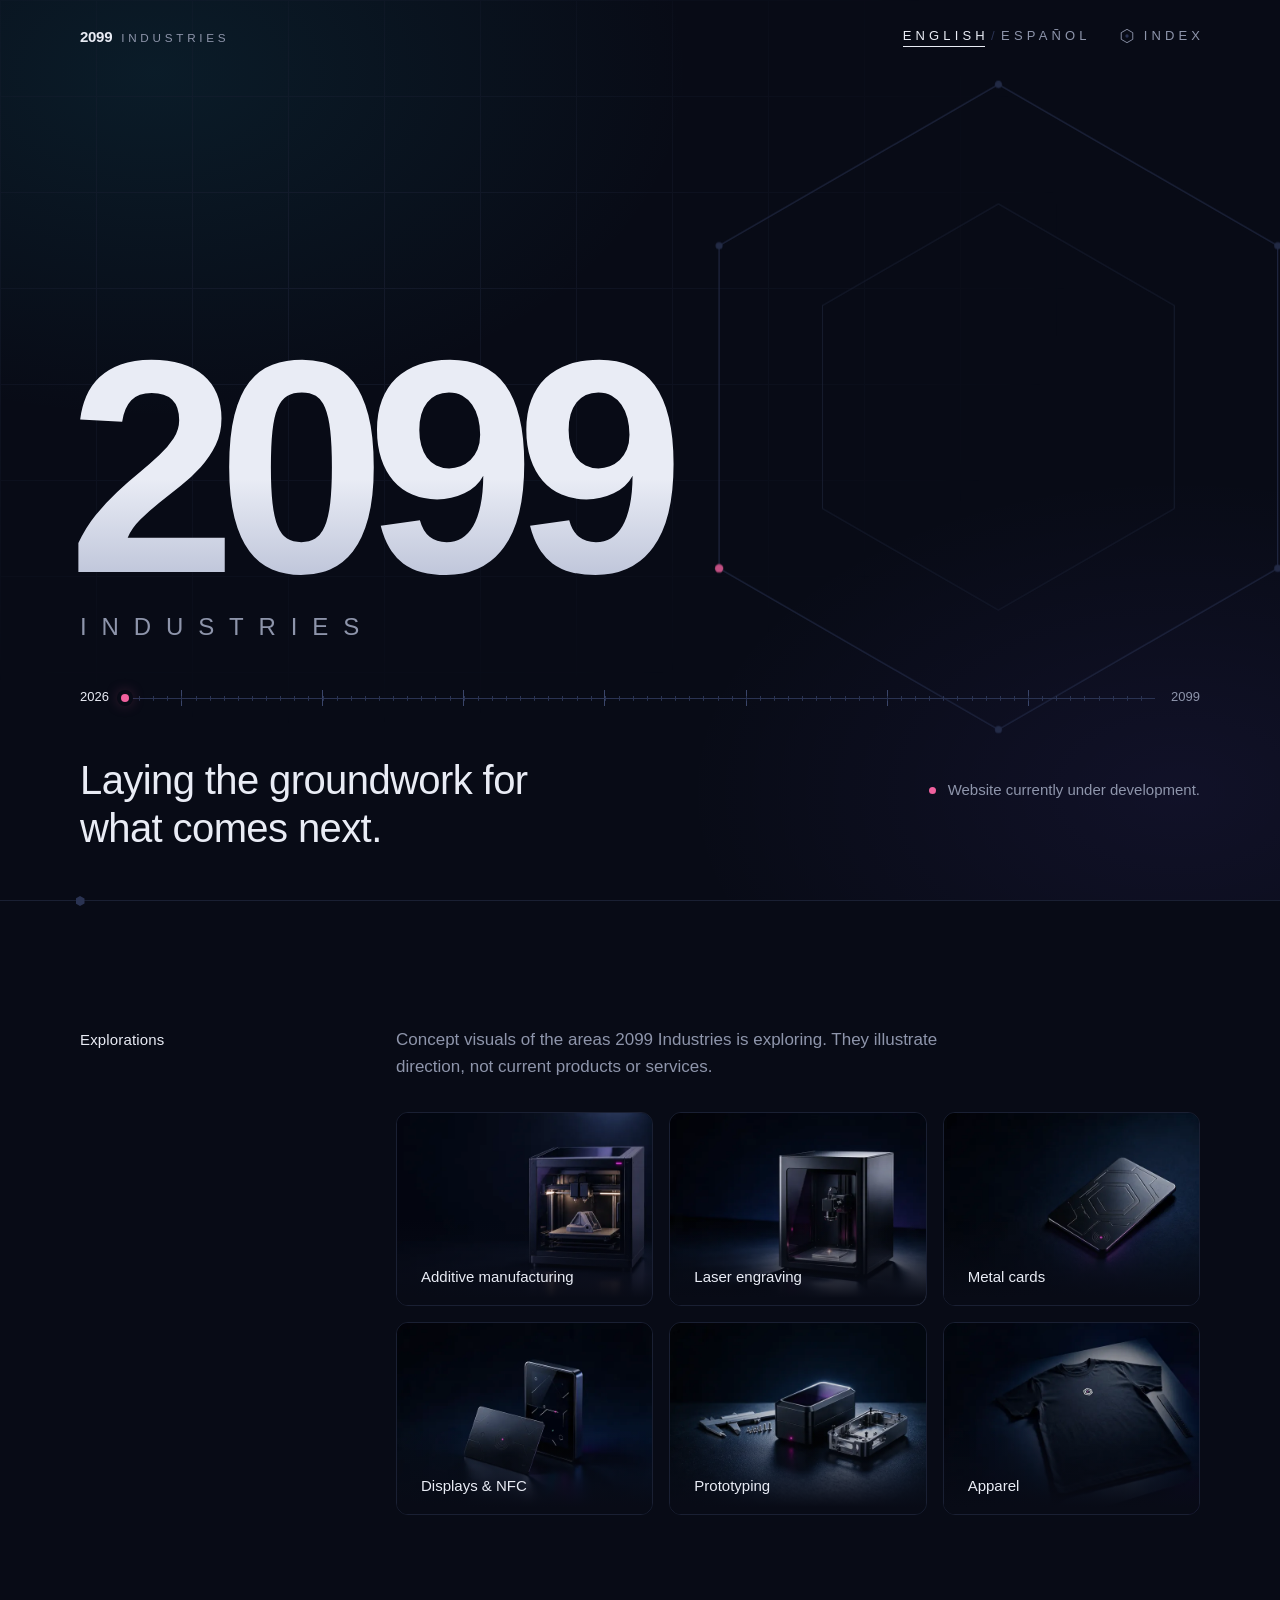
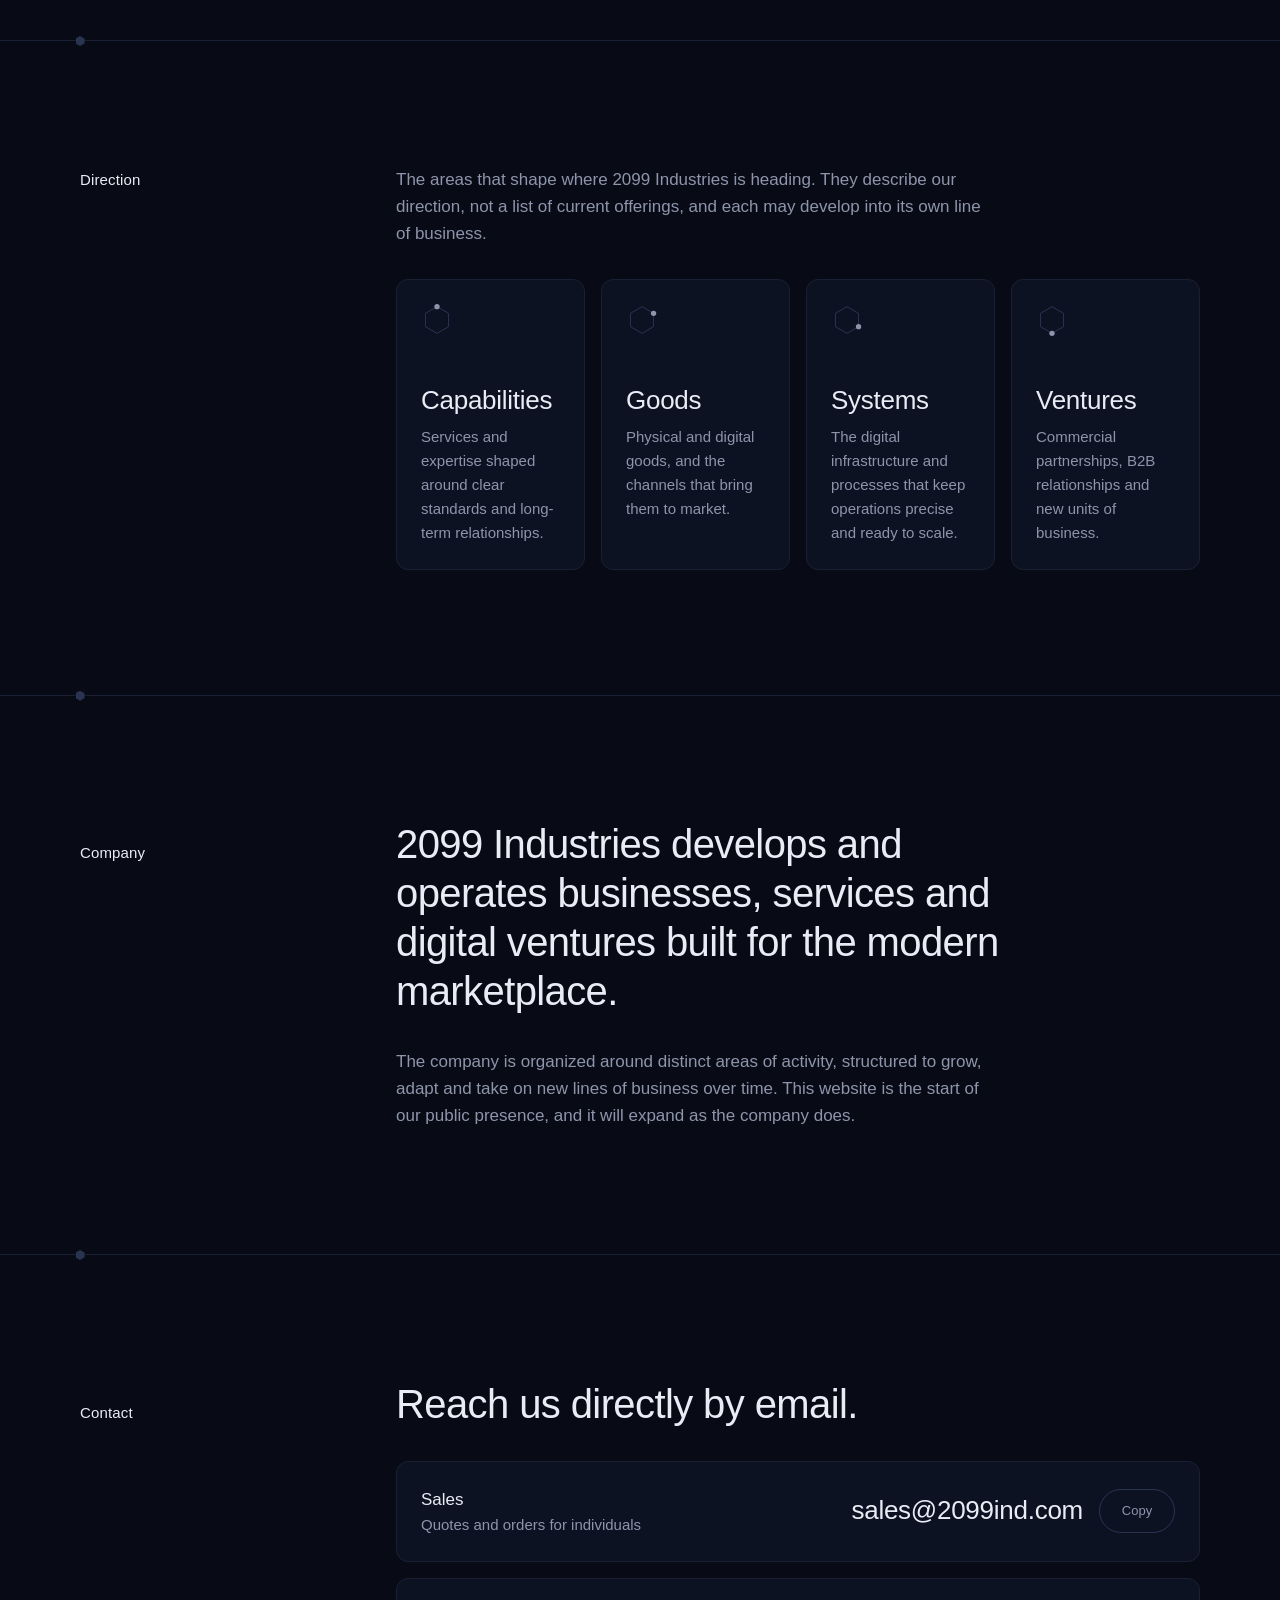
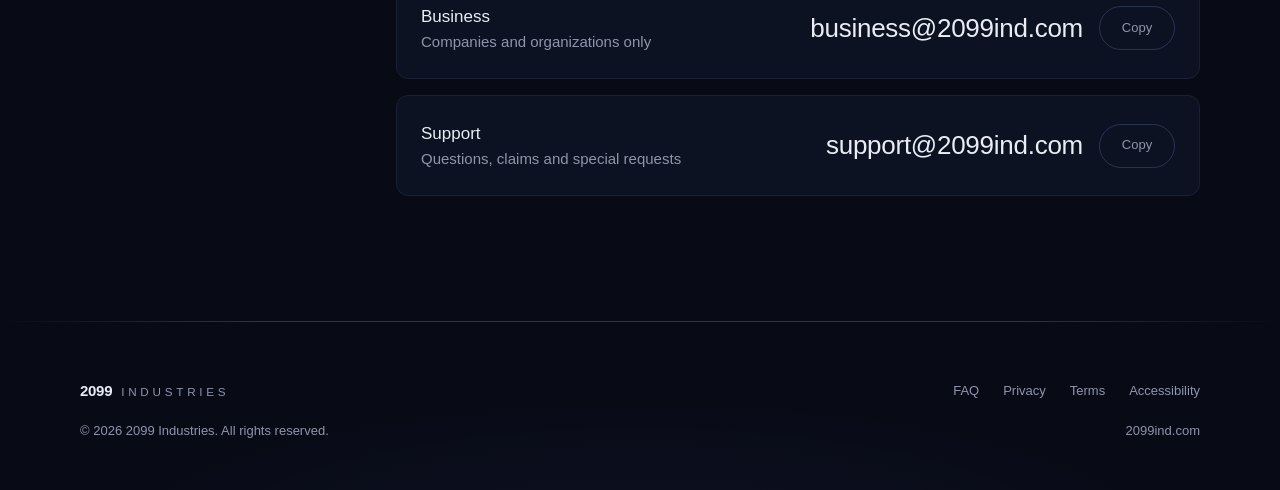
<file: index.html>
<!doctype html>
<html lang="en">
<head>
  <meta charset="utf-8">
  <meta name="viewport" content="width=device-width, initial-scale=1, viewport-fit=cover">

  <title data-i18n="home.title">2099 Industries — Laying the groundwork for what comes next</title>
  <meta name="description" content="2099 Industries develops and operates businesses, services and digital ventures for the modern marketplace. Our website is currently under development." data-i18n-attr="content:home.desc">
  <link rel="canonical" href="https://2099ind.com/">
  <meta name="theme-color" content="#080b16">
  <meta name="color-scheme" content="dark">

  <!-- Open Graph -->
  <meta property="og:type" content="website">
  <meta property="og:site_name" content="2099 Industries">
  <meta property="og:url" content="https://2099ind.com/">
  <meta property="og:title" content="2099 Industries">
  <meta property="og:description" content="Laying the groundwork for what comes next. Businesses, services and digital ventures for the modern marketplace.">
  <meta property="og:locale" content="en_US">

  <!-- Twitter / X (text-only card until an official image exists) -->
  <meta name="twitter:card" content="summary">
  <meta name="twitter:title" content="2099 Industries">
  <meta name="twitter:description" content="Laying the groundwork for what comes next.">

  <link rel="icon" href="favicon.svg" type="image/svg+xml">
  <link rel="stylesheet" href="styles.css">

  <!-- Flags JS as available before first paint, so reveal styles never flash. -->
  <script>
    document.documentElement.classList.add('js');
    // Fail-safe: if script.js never runs, show the sections that wait for it.
    window.addEventListener('load', () => {
      if (!window.__revealReady) document.documentElement.classList.remove('js');
    });
  </script>
  <script src="i18n.js" defer></script>
  <script src="script.js" defer></script>

  <script type="application/ld+json">
  {
    "@context": "https://schema.org",
    "@type": "Organization",
    "name": "2099 Industries",
    "url": "https://2099ind.com/",
    "email": "sales@2099ind.com",
    "contactPoint": [
      { "@type": "ContactPoint", "contactType": "sales", "email": "sales@2099ind.com" },
      { "@type": "ContactPoint", "contactType": "business inquiries", "email": "business@2099ind.com" },
      { "@type": "ContactPoint", "contactType": "customer support", "email": "support@2099ind.com" }
    ]
  }
  </script>
</head>

<body>
  <a class="skip-link" href="#main" data-i18n="ui.skip">Skip to content</a>

  <!-- ============ Header ============ -->
  <header class="site-header">
    <div class="container site-header__inner">
      <!-- Temporary typographic wordmark. Replace the inner text with the official logo when available. -->
      <a class="wordmark" href="#top" aria-label="2099 Industries, back to top" data-i18n-attr="aria-label:ui.wordmark-top">
        <span class="wordmark__year">2099</span>
        <span class="wordmark__name">Industries</span>
      </a>

      <!-- Language switch: shown by i18n.js. Without JavaScript the site stays in English. -->
      <div class="lang-switch lang-switch--header lang-switch--with-index" role="group" aria-label="Language" data-i18n-attr="aria-label:ui.language" hidden>
          <button class="lang-switch__btn" type="button" data-lang="en" lang="en" aria-label="English" aria-pressed="true"><span class="lang-switch__long">English</span><span class="lang-switch__short">EN</span></button>
          <span class="lang-switch__sep" aria-hidden="true">/</span>
          <button class="lang-switch__btn" type="button" data-lang="es" lang="es" aria-label="Español" aria-pressed="false"><span class="lang-switch__long">Español</span><span class="lang-switch__short">ES</span></button>
      </div>

      <nav class="site-nav" aria-label="Primary" data-i18n-attr="aria-label:ui.primary">
        <!-- INDEX uses the native Popover API: Enter/Space opens, Esc or an outside click closes,
             and focus returns to this button. No JavaScript is needed for open/close. -->
        <button class="index-toggle" type="button" popovertarget="index-panel">
          <svg class="index-toggle__mark" viewBox="0 0 24 24" aria-hidden="true" focusable="false"><polygon points="12,2 20.66,7 20.66,17 12,22 3.34,17 3.34,7"/><circle cx="12" cy="12" r="2.5"/></svg>
          <span class="index-toggle__label">Index</span>
        </button>

        <div class="index-panel" id="index-panel" popover>
          <!--
            Store, Catalog and Offers are reserved entries: plain text, not links, until their pages exist.
            To activate one, replace its <div class="index-item index-item--reserved"> with
            <a class="index-item" href="store/"> and remove the status span.
          -->
          <ol class="index-list" role="list">
            <li>
              <div class="index-item index-item--reserved">
                <span class="index-item__num" aria-hidden="true">01</span>
                <span class="index-item__name">Store</span>
                <span class="index-item__status" data-i18n="ui.in-dev">In development</span>
              </div>
            </li>
            <li>
              <div class="index-item index-item--reserved">
                <span class="index-item__num" aria-hidden="true">02</span>
                <span class="index-item__name">Catalog</span>
                <span class="index-item__status" data-i18n="ui.in-dev">In development</span>
              </div>
            </li>
            <li>
              <div class="index-item index-item--reserved">
                <span class="index-item__num" aria-hidden="true">03</span>
                <span class="index-item__name">Offers</span>
                <span class="index-item__status" data-i18n="ui.in-dev">In development</span>
              </div>
            </li>
            <li>
              <a class="index-item" href="#company">
                <span class="index-item__num" aria-hidden="true">04</span>
                <span class="index-item__name">Company</span>
              </a>
            </li>
            <li>
              <a class="index-item" href="#contact">
                <span class="index-item__num" aria-hidden="true">05</span>
                <span class="index-item__name">Contact</span>
              </a>
            </li>
            <li>
              <a class="index-item" href="faq.html">
                <span class="index-item__num" aria-hidden="true">06</span>
                <span class="index-item__name">FAQ</span>
              </a>
            </li>
          </ol>

          <!-- Narrow phones only: the header has no room for the switch, so it lives here. -->
          <div class="lang-switch lang-switch--panel" role="group" aria-label="Language" data-i18n-attr="aria-label:ui.language" hidden>
          <button class="lang-switch__btn" type="button" data-lang="en" lang="en" aria-label="English" aria-pressed="true"><span class="lang-switch__long">English</span><span class="lang-switch__short">EN</span></button>
          <span class="lang-switch__sep" aria-hidden="true">/</span>
          <button class="lang-switch__btn" type="button" data-lang="es" lang="es" aria-label="Español" aria-pressed="false"><span class="lang-switch__long">Español</span><span class="lang-switch__short">ES</span></button>
          </div>
        </div>
      </nav>
    </div>
  </header>

  <main id="main" tabindex="-1">

    <!-- ============ Hero ============ -->
    <section class="hero" id="top" aria-labelledby="hero-title">
      <!-- Decorative geometry: two concentric hexagons with vertex nodes. Hidden from assistive tech. -->
      <svg class="hero__geometry" viewBox="0 0 600 600" aria-hidden="true" focusable="false">
        <polygon class="geo-line" points="300,30 533.8,165 533.8,435 300,570 66.2,435 66.2,165"/>
        <polygon class="geo-line geo-line--inner" points="300,130 447.2,215 447.2,385 300,470 152.8,385 152.8,215"/>
        <!-- Outline ripple played by script.js on pointer entry or tap; invisible at rest. -->
        <polygon class="geo-ripple" points="300,30 533.8,165 533.8,435 300,570 66.2,435 66.2,165"/>
        <g class="geo-nodes">
          <circle cx="300" cy="30" r="3"/>
          <circle cx="533.8" cy="165" r="3"/>
          <circle cx="533.8" cy="435" r="3"/>
          <circle cx="300" cy="570" r="3"/>
          <circle cx="66.2" cy="165" r="3"/>
          <circle class="geo-node--lit" cx="66.2" cy="435" r="3.5"/>
        </g>
      </svg>

      <div class="container hero__inner">

        <h1 class="hero__title" id="hero-title">
          <span class="hero__year intro" style="--delay: 0ms">2099</span>
          <span class="hero__name intro" style="--delay: 120ms">Industries</span>
        </h1>

        <!-- Signature element: a ruler from today to the year in the name. Decorative. -->
        <div class="horizon intro" style="--delay: 320ms" aria-hidden="true">
          <span class="horizon__label horizon__label--start">2026</span>
          <span class="horizon__track">
            <span class="horizon__rule"></span>
            <span class="horizon__marker"></span>
          </span>
          <span class="horizon__label horizon__label--end">2099</span>
        </div>

        <div class="hero__footer">
          <p class="hero__lead intro" style="--delay: 480ms" data-i18n="home.lead">Laying the groundwork for what comes next.</p>

          <p class="status intro" style="--delay: 620ms">
            <span class="status__dot" aria-hidden="true"></span>
            <span data-i18n="home.status">Website currently under development.</span>
          </p>
        </div>

      </div>
    </section>

    <!-- ============ Explorations ============ -->
    <!-- Concept visuals, not products. To add one: export 640 and 960 px WebP (4:3) to the
         site root following the 2099_{cat}_{family}_{subject}_4x3_{width} name, then copy one <li>. -->
    <section class="section" id="explorations" aria-labelledby="explorations-title">
      <div class="container section__grid" data-reveal>
        <h2 class="section__title" id="explorations-title">Explorations</h2>

        <div class="section__body">
          <p class="prose" data-i18n="home.expl">
            Concept visuals of the areas 2099 Industries is exploring. They illustrate direction, not current products or services.
          </p>

          <ul class="explorations" role="list">
            <li class="exploration">
              <figure>
                <img src="2099_p3d_a_desktop-printer_4x3_640.webp"
                     srcset="2099_p3d_a_desktop-printer_4x3_640.webp 640w, 2099_p3d_a_desktop-printer_4x3_960.webp 960w"
                     sizes="(min-width: 64rem) 300px, (min-width: 40rem) 45vw, 78vw"
                     width="960" height="720" loading="lazy" decoding="async"
                     alt="Concept visual: an enclosed desktop 3D printer producing a geometric part." data-i18n-attr="alt:alt.p3d">
                <figcaption>Additive manufacturing</figcaption>
              </figure>
            </li>
            <li class="exploration">
              <figure>
                <img src="2099_lsr_a_fiber-laser_4x3_640.webp"
                     srcset="2099_lsr_a_fiber-laser_4x3_640.webp 640w, 2099_lsr_a_fiber-laser_4x3_960.webp 960w"
                     sizes="(min-width: 64rem) 300px, (min-width: 40rem) 45vw, 78vw"
                     width="960" height="720" loading="lazy" decoding="async"
                     alt="Concept visual: a fiber laser marking a steel plate inside an enclosed machine." data-i18n-attr="alt:alt.lsr">
                <figcaption>Laser engraving</figcaption>
              </figure>
            </li>
            <li class="exploration">
              <figure>
                <img src="2099_crd_a_metal-card_4x3_640.webp"
                     srcset="2099_crd_a_metal-card_4x3_640.webp 640w, 2099_crd_a_metal-card_4x3_960.webp 960w"
                     sizes="(min-width: 64rem) 300px, (min-width: 40rem) 45vw, 78vw"
                     width="960" height="720" loading="lazy" decoding="async"
                     alt="Concept visual: a black metal card with an engraved hexagonal pattern and an NFC mark." data-i18n-attr="alt:alt.crd">
                <figcaption>Metal cards</figcaption>
              </figure>
            </li>
            <li class="exploration">
              <figure>
                <img src="2099_dsp_a_card-display_4x3_640.webp"
                     srcset="2099_dsp_a_card-display_4x3_640.webp 640w, 2099_dsp_a_card-display_4x3_960.webp 960w"
                     sizes="(min-width: 64rem) 300px, (min-width: 40rem) 45vw, 78vw"
                     width="960" height="720" loading="lazy" decoding="async"
                     alt="Concept visual: a metal NFC card beside a small display showing geometric lines." data-i18n-attr="alt:alt.dsp">
                <figcaption>Displays &amp; NFC</figcaption>
              </figure>
            </li>
            <li class="exploration">
              <figure>
                <img src="2099_fut_a_prototype_4x3_640.webp"
                     srcset="2099_fut_a_prototype_4x3_640.webp 640w, 2099_fut_a_prototype_4x3_960.webp 960w"
                     sizes="(min-width: 64rem) 300px, (min-width: 40rem) 45vw, 78vw"
                     width="960" height="720" loading="lazy" decoding="async"
                     alt="Concept visual: a machined device prototype beside its open aluminum enclosure, a caliper and screws." data-i18n-attr="alt:alt.fut">
                <figcaption>Prototyping</figcaption>
              </figure>
            </li>
            <li class="exploration">
              <figure>
                <img src="2099_txt_a_black-shirt_4x3_640.webp"
                     srcset="2099_txt_a_black-shirt_4x3_640.webp 640w, 2099_txt_a_black-shirt_4x3_960.webp 960w"
                     sizes="(min-width: 64rem) 300px, (min-width: 40rem) 45vw, 78vw"
                     width="960" height="720" loading="lazy" decoding="async"
                     alt="Concept visual: a black t-shirt with a small hexagonal mark, laid flat beside a ruler." data-i18n-attr="alt:alt.txt">
                <figcaption>Apparel</figcaption>
              </figure>
            </li>
          </ul>
        </div>
      </div>
    </section>

    <!-- ============ Direction / areas of focus ============ -->
    <section class="section" id="direction" aria-labelledby="direction-title">
      <div class="container section__grid" data-reveal>
        <h2 class="section__title" id="direction-title">Direction</h2>

        <div class="section__body">
          <p class="prose" data-i18n="home.dir">
            The areas that shape where 2099 Industries is heading. They describe our direction, not a list of current offerings, and each may develop into its own line of business.
          </p>

          <!-- To add an area: copy one <li> block. Adjust the column count in styles.css (§7) if needed. -->
          <ul class="areas" role="list">
            <li class="area">
              <svg class="area__mark" viewBox="0 0 24 24" aria-hidden="true" focusable="false"><polygon points="12,2 20.66,7 20.66,17 12,22 3.34,17 3.34,7"/><circle cx="12" cy="2" r="2"/></svg>
              <h3 class="area__title">Capabilities</h3>
              <p class="area__text" data-i18n="area.cap">Services and expertise shaped around clear standards and long-term relationships.</p>
            </li>
            <li class="area">
              <svg class="area__mark" viewBox="0 0 24 24" aria-hidden="true" focusable="false"><polygon points="12,2 20.66,7 20.66,17 12,22 3.34,17 3.34,7"/><circle cx="20.66" cy="7" r="2"/></svg>
              <h3 class="area__title">Goods</h3>
              <p class="area__text" data-i18n="area.goods">Physical and digital goods, and the channels that bring them to market.</p>
            </li>
            <li class="area">
              <svg class="area__mark" viewBox="0 0 24 24" aria-hidden="true" focusable="false"><polygon points="12,2 20.66,7 20.66,17 12,22 3.34,17 3.34,7"/><circle cx="20.66" cy="17" r="2"/></svg>
              <h3 class="area__title">Systems</h3>
              <p class="area__text" data-i18n="area.sys">The digital infrastructure and processes that keep operations precise and ready to scale.</p>
            </li>
            <li class="area">
              <svg class="area__mark" viewBox="0 0 24 24" aria-hidden="true" focusable="false"><polygon points="12,2 20.66,7 20.66,17 12,22 3.34,17 3.34,7"/><circle cx="12" cy="22" r="2"/></svg>
              <h3 class="area__title">Ventures</h3>
              <p class="area__text" data-i18n="area.vent">Commercial partnerships, B2B relationships and new units of business.</p>
            </li>
          </ul>
        </div>
      </div>
    </section>

    <!-- ============ Company ============ -->
    <section class="section" id="company" aria-labelledby="company-title">
      <div class="container section__grid" data-reveal>
        <h2 class="section__title" id="company-title">Company</h2>

        <div class="section__body">
          <p class="statement" data-i18n="home.co1">
            2099 Industries develops and operates businesses, services and digital ventures built for the modern marketplace.
          </p>
          <p class="prose" data-i18n="home.co2">
            The company is organized around distinct areas of activity, structured to grow, adapt and take on new lines of business over time. This website is the start of our public presence, and it will expand as the company does.
          </p>
        </div>
      </div>
    </section>

    <!-- ============ Contact ============ -->
    <section class="section section--contact" id="contact" aria-labelledby="contact-title">
      <div class="container section__grid" data-reveal>
        <h2 class="section__title" id="contact-title">Contact</h2>

        <div class="section__body">
          <p class="statement" data-i18n="home.contact">Reach us directly by email.</p>

          <!--
            To add an address (e.g. support@ or orders@), copy one <li> block
            and update the label, description, href, link text, data-copy and aria-label.
          -->
          <ul class="contacts" role="list">
            <li class="contact">
              <div class="contact__meta">
                <h3 class="contact__label">Sales</h3>
                <p class="contact__text" data-i18n="ct.sales">Quotes and orders for individuals</p>
              </div>
              <div class="contact__actions">
                <a class="contact__email" href="mailto:sales@2099ind.com">sales@2099ind.com</a>
                <button class="copy-btn" type="button" data-copy="sales@2099ind.com" aria-label="Copy sales email address" hidden data-i18n="ui.copy" data-i18n-attr="aria-label:ct.copy-sales">Copy</button>
              </div>
            </li>
            <li class="contact">
              <div class="contact__meta">
                <h3 class="contact__label">Business</h3>
                <p class="contact__text" data-i18n="ct.business">Companies and organizations only</p>
              </div>
              <div class="contact__actions">
                <a class="contact__email" href="mailto:business@2099ind.com">business@2099ind.com</a>
                <button class="copy-btn" type="button" data-copy="business@2099ind.com" aria-label="Copy business email address" hidden data-i18n="ui.copy" data-i18n-attr="aria-label:ct.copy-business">Copy</button>
              </div>
            </li>
            <li class="contact">
              <div class="contact__meta">
                <h3 class="contact__label">Support</h3>
                <p class="contact__text" data-i18n="ct.support">Questions, claims and special requests</p>
              </div>
              <div class="contact__actions">
                <a class="contact__email" href="mailto:support@2099ind.com">support@2099ind.com</a>
                <button class="copy-btn" type="button" data-copy="support@2099ind.com" aria-label="Copy support email address" hidden data-i18n="ui.copy" data-i18n-attr="aria-label:ct.copy-support">Copy</button>
              </div>
            </li>
          </ul>

          <!-- Screen-reader announcement for copy actions -->
          <p class="visually-hidden" role="status" aria-live="polite" data-copy-status></p>
        </div>
      </div>
    </section>

    <!-- Back to top: shown by script.js only after the hero has left the screen.
         Sticky inside <main>, so it never overlaps the footer. -->
    <div class="to-top-rail">
      <a class="to-top" href="#top" aria-label="Back to top" data-to-top hidden data-i18n-attr="aria-label:ui.back-top"><span aria-hidden="true">↑</span> Top</a>
    </div>

  </main>

  <!-- ============ Footer ============ -->
  <footer class="site-footer">
    <div class="container site-footer__inner">
      <p class="wordmark wordmark--footer">
        <span class="wordmark__year">2099</span>
        <span class="wordmark__name">Industries</span>
      </p>
      <nav aria-label="Information" data-i18n-attr="aria-label:ui.footer-nav">
        <ul class="site-footer__links" role="list">
          <li><a href="faq.html">FAQ</a></li>
          <li><a href="privacy.html" data-i18n="foot.privacy">Privacy</a></li>
          <li><a href="terms.html" data-i18n="foot.terms">Terms</a></li>
          <li><a href="accessibility.html" data-i18n="foot.access">Accessibility</a></li>
        </ul>
      </nav>
      <p class="site-footer__legal" data-i18n="foot.legal">© 2026 2099 Industries. All rights reserved.</p>
      <p class="site-footer__domain">2099ind.com</p>
    </div>
  </footer>
</body>
</html>
</file>
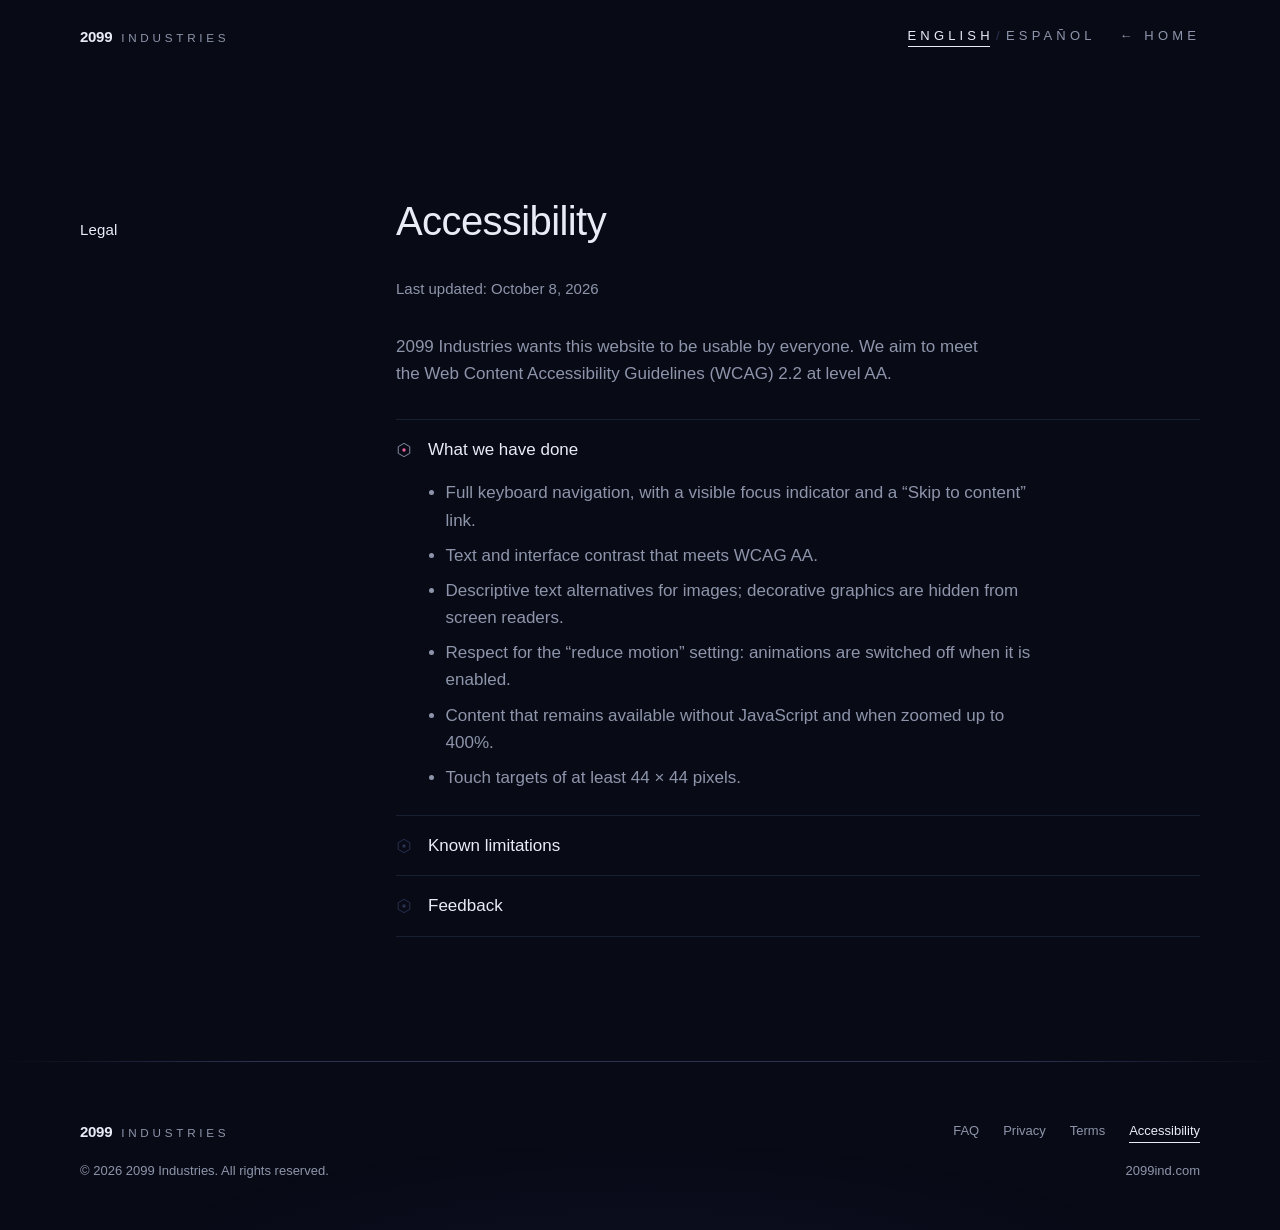
<file: accessibility.html>
<!doctype html>
<html lang="en">
<head>
  <meta charset="utf-8">
  <meta name="viewport" content="width=device-width, initial-scale=1, viewport-fit=cover">

  <title data-i18n="access.title">Accessibility — 2099 Industries</title>
  <meta name="description" content="The accessibility commitment of the 2099 Industries website." data-i18n-attr="content:access.desc">
  <link rel="canonical" href="https://2099ind.com/accessibility.html">
  <meta name="theme-color" content="#080b16">
  <meta name="color-scheme" content="dark">

  <link rel="icon" href="favicon.svg" type="image/svg+xml">
  <link rel="stylesheet" href="styles.css">
  <script src="i18n.js" defer></script>
</head>

<body>
  <a class="skip-link" href="#main" data-i18n="ui.skip">Skip to content</a>

  <!-- DRAFT: review by a Puerto Rico attorney before the store launches. -->

  <!-- ============ Header ============ -->
  <header class="site-header">
    <div class="container site-header__inner">
      <a class="wordmark" href="index.html" aria-label="2099 Industries, home" data-i18n-attr="aria-label:ui.wordmark-home">
        <span class="wordmark__year">2099</span>
        <span class="wordmark__name">Industries</span>
      </a>
      <!-- Language switch: shown by i18n.js. Without JavaScript the site stays in English. -->
      <div class="lang-switch lang-switch--header" role="group" aria-label="Language" data-i18n-attr="aria-label:ui.language" hidden>
          <button class="lang-switch__btn" type="button" data-lang="en" lang="en" aria-label="English" aria-pressed="true"><span class="lang-switch__long">English</span><span class="lang-switch__short">EN</span></button>
          <span class="lang-switch__sep" aria-hidden="true">/</span>
          <button class="lang-switch__btn" type="button" data-lang="es" lang="es" aria-label="Español" aria-pressed="false"><span class="lang-switch__long">Español</span><span class="lang-switch__short">ES</span></button>
      </div>

      <a class="page-back" href="index.html" aria-label="Home" data-i18n-attr="aria-label:ui.home"><span aria-hidden="true">←</span> <span class="page-back__label" data-i18n="ui.home">Home</span></a>
    </div>
  </header>

  <main id="main" class="page" tabindex="-1">
    <section class="section" aria-labelledby="page-title">
      <div class="container section__grid">
        <p class="section__title" data-i18n="access.label">Legal</p>

        <div class="section__body">
          <h1 class="page__title" id="page-title">Accessibility</h1>
          <p class="page__notice" data-lang-only="es" lang="es" hidden>Este documento está disponible solo en inglés. La versión en inglés es la que rige.</p>
          <p class="page__meta" data-i18n="ui.updated">Last updated: October 8, 2026</p>
          <p class="prose">2099 Industries wants this website to be usable by everyone. We aim to meet the Web Content Accessibility Guidelines (WCAG) 2.2 at level AA.</p>

          <div class="faq">
            <details class="faq__item" open>
              <summary><svg class="faq__mark" viewBox="0 0 24 24" aria-hidden="true" focusable="false"><polygon points="12,2 20.66,7 20.66,17 12,22 3.34,17 3.34,7"/><circle cx="12" cy="12" r="2.5"/></svg>What we have done</summary>
              <div class="faq__answer">
                <ul>
                  <li>Full keyboard navigation, with a visible focus indicator and a “Skip to content” link.</li>
                  <li>Text and interface contrast that meets WCAG AA.</li>
                  <li>Descriptive text alternatives for images; decorative graphics are hidden from screen readers.</li>
                  <li>Respect for the “reduce motion” setting: animations are switched off when it is enabled.</li>
                  <li>Content that remains available without JavaScript and when zoomed up to 400%.</li>
                  <li>Touch targets of at least 44 × 44 pixels.</li>
                </ul>
              </div>
            </details>
            <details class="faq__item">
              <summary><svg class="faq__mark" viewBox="0 0 24 24" aria-hidden="true" focusable="false"><polygon points="12,2 20.66,7 20.66,17 12,22 3.34,17 3.34,7"/><circle cx="12" cy="12" r="2.5"/></svg>Known limitations</summary>
              <div class="faq__answer">
                <p>The INDEX navigation menu requires a recent browser. In older browsers it is hidden, and every section remains reachable by scrolling.</p>
              </div>
            </details>
            <details class="faq__item">
              <summary><svg class="faq__mark" viewBox="0 0 24 24" aria-hidden="true" focusable="false"><polygon points="12,2 20.66,7 20.66,17 12,22 3.34,17 3.34,7"/><circle cx="12" cy="12" r="2.5"/></svg>Feedback</summary>
              <div class="faq__answer">
                <p>If you find a barrier on this website, please tell us at <a href="mailto:support@2099ind.com">support@2099ind.com</a> and include the page and a short description. We will do our best to respond and fix it.</p>
              </div>
            </details>
          </div>
        </div>
      </div>
    </section>
  </main>

  <!-- ============ Footer ============ -->
  <footer class="site-footer">
    <div class="container site-footer__inner">
      <p class="wordmark wordmark--footer">
        <span class="wordmark__year">2099</span>
        <span class="wordmark__name">Industries</span>
      </p>
      <nav aria-label="Information" data-i18n-attr="aria-label:ui.footer-nav">
        <ul class="site-footer__links" role="list">
          <li><a href="faq.html">FAQ</a></li>
          <li><a href="privacy.html" data-i18n="foot.privacy">Privacy</a></li>
          <li><a href="terms.html" data-i18n="foot.terms">Terms</a></li>
          <li><a href="accessibility.html" aria-current="page" data-i18n="foot.access">Accessibility</a></li>
        </ul>
      </nav>
      <p class="site-footer__legal" data-i18n="foot.legal">© 2026 2099 Industries. All rights reserved.</p>
      <p class="site-footer__domain">2099ind.com</p>
    </div>
  </footer>
</body>
</html>
</file>
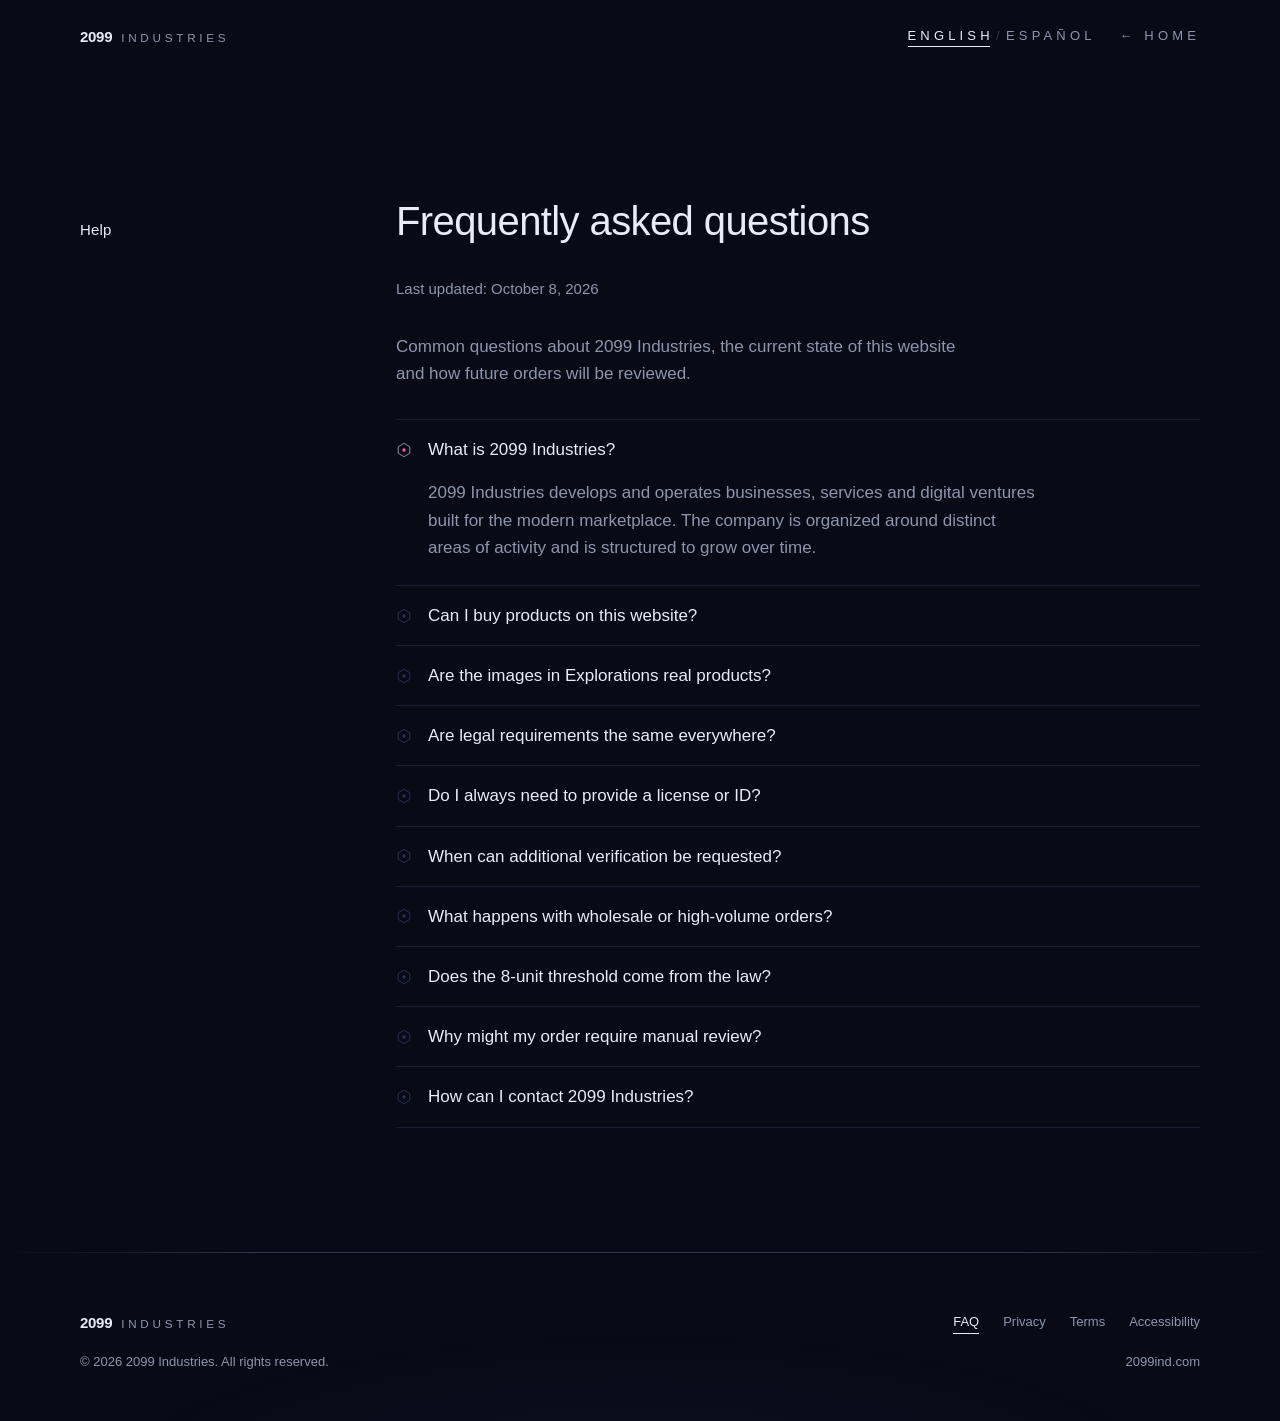
<file: faq.html>
<!doctype html>
<html lang="en">
<head>
  <meta charset="utf-8">
  <meta name="viewport" content="width=device-width, initial-scale=1, viewport-fit=cover">

  <title data-i18n="faq.title">Frequently asked questions — 2099 Industries</title>
  <meta name="description" content="Answers to common questions about 2099 Industries, its current status, legal requirements and order verification." data-i18n-attr="content:faq.desc">
  <link rel="canonical" href="https://2099ind.com/faq.html">
  <meta name="theme-color" content="#080b16">
  <meta name="color-scheme" content="dark">

  <link rel="icon" href="favicon.svg" type="image/svg+xml">
  <link rel="stylesheet" href="styles.css">
  <script src="i18n.js" defer></script>
</head>

<body>
  <a class="skip-link" href="#main" data-i18n="ui.skip">Skip to content</a>

  <!-- BUSINESS-POLICY DRAFT: pending review by qualified Puerto Rico counsel before launch. -->

  <!-- ============ Header ============ -->
  <header class="site-header">
    <div class="container site-header__inner">
      <a class="wordmark" href="index.html" aria-label="2099 Industries, home" data-i18n-attr="aria-label:ui.wordmark-home">
        <span class="wordmark__year">2099</span>
        <span class="wordmark__name">Industries</span>
      </a>
      <!-- Language switch: shown by i18n.js. Without JavaScript the site stays in English. -->
      <div class="lang-switch lang-switch--header" role="group" aria-label="Language" data-i18n-attr="aria-label:ui.language" hidden>
          <button class="lang-switch__btn" type="button" data-lang="en" lang="en" aria-label="English" aria-pressed="true"><span class="lang-switch__long">English</span><span class="lang-switch__short">EN</span></button>
          <span class="lang-switch__sep" aria-hidden="true">/</span>
          <button class="lang-switch__btn" type="button" data-lang="es" lang="es" aria-label="Español" aria-pressed="false"><span class="lang-switch__long">Español</span><span class="lang-switch__short">ES</span></button>
      </div>

      <a class="page-back" href="index.html" aria-label="Home" data-i18n-attr="aria-label:ui.home"><span aria-hidden="true">←</span> <span class="page-back__label" data-i18n="ui.home">Home</span></a>
    </div>
  </header>

  <main id="main" class="page" tabindex="-1">
    <section class="section" aria-labelledby="page-title">
      <div class="container section__grid">
        <p class="section__title" data-i18n="faq.label">Help</p>

        <div class="section__body">
          <h1 class="page__title" id="page-title" data-i18n="faq.h1">Frequently asked questions</h1>
          <p class="page__meta" data-i18n="ui.updated">Last updated: October 8, 2026</p>
          <p class="prose" data-i18n="faq.intro">Common questions about 2099 Industries, the current state of this website and how future orders will be reviewed.</p>

          <div class="faq">
            <details class="faq__item" open>
              <summary><svg class="faq__mark" viewBox="0 0 24 24" aria-hidden="true" focusable="false"><polygon points="12,2 20.66,7 20.66,17 12,22 3.34,17 3.34,7"/><circle cx="12" cy="12" r="2.5"/></svg><span data-i18n="faq.q1">What is 2099 Industries?</span></summary>
              <div class="faq__answer">
                <p data-i18n="faq.a1">2099 Industries develops and operates businesses, services and digital ventures built for the modern marketplace. The company is organized around distinct areas of activity and is structured to grow over time.</p>
              </div>
            </details>
            <details class="faq__item">
              <summary><svg class="faq__mark" viewBox="0 0 24 24" aria-hidden="true" focusable="false"><polygon points="12,2 20.66,7 20.66,17 12,22 3.34,17 3.34,7"/><circle cx="12" cy="12" r="2.5"/></svg><span data-i18n="faq.q2">Can I buy products on this website?</span></summary>
              <div class="faq__answer">
                <p data-i18n="faq.a2">Not yet. The website is currently under development and does not process orders or payments. Store, Catalog and Offers will become available as each area launches.</p>
              </div>
            </details>
            <details class="faq__item">
              <summary><svg class="faq__mark" viewBox="0 0 24 24" aria-hidden="true" focusable="false"><polygon points="12,2 20.66,7 20.66,17 12,22 3.34,17 3.34,7"/><circle cx="12" cy="12" r="2.5"/></svg><span data-i18n="faq.q3">Are the images in Explorations real products?</span></summary>
              <div class="faq__answer">
                <p data-i18n="faq.a3">No. They are concept visuals that illustrate the areas the company is exploring. They do not represent current products, services, prices or availability.</p>
              </div>
            </details>
            <details class="faq__item">
              <summary><svg class="faq__mark" viewBox="0 0 24 24" aria-hidden="true" focusable="false"><polygon points="12,2 20.66,7 20.66,17 12,22 3.34,17 3.34,7"/><circle cx="12" cy="12" r="2.5"/></svg><span data-i18n="faq.q4">Are legal requirements the same everywhere?</span></summary>
              <div class="faq__answer">
                <p data-i18n="faq.a4">No. Laws can differ between Puerto Rico, U.S. states, territories and local jurisdictions. A product or service that is lawful in Puerto Rico is not necessarily lawful everywhere.</p>
                <p data-i18n="faq.a5">When sales begin, some products may not be offered or shipped to certain destinations. Customers are responsible for making sure that what they order is lawful where they live and where it will be delivered.</p>
              </div>
            </details>
            <details class="faq__item">
              <summary><svg class="faq__mark" viewBox="0 0 24 24" aria-hidden="true" focusable="false"><polygon points="12,2 20.66,7 20.66,17 12,22 3.34,17 3.34,7"/><circle cx="12" cy="12" r="2.5"/></svg><span data-i18n="faq.q5">Do I always need to provide a license or ID?</span></summary>
              <div class="faq__answer">
                <p data-i18n="faq.a6">No. Standard orders are generally expected to require only the information needed to complete the purchase, unless applicable law or our internal verification criteria require additional information.</p>
                <p data-i18n="faq.a7">Documentation may be needed in two different situations:</p>
                <ul>
                  <li data-i18n="faq.a8"><strong>When applicable law requires it</strong> for a particular transaction. In that case it is mandatory.</li>
                  <li data-i18n="faq.a9"><strong>When an order meets our internal risk criteria.</strong> In that case the request is a company policy used for fraud prevention and order review. It does not mean the law requires it.</li>
                </ul>
              </div>
            </details>
            <details class="faq__item">
              <summary><svg class="faq__mark" viewBox="0 0 24 24" aria-hidden="true" focusable="false"><polygon points="12,2 20.66,7 20.66,17 12,22 3.34,17 3.34,7"/><circle cx="12" cy="12" r="2.5"/></svg><span data-i18n="faq.q6">When can additional verification be requested?</span></summary>
              <div class="faq__answer">
                <p data-i18n="faq.a10">Additional verification may be requested when it is required by applicable law, or when an order meets the company's internal risk criteria, for example:</p>
                <ul>
                  <li data-i18n="faq.l1">wholesale or high-volume orders, such as approximately 8 or more units in a single transaction;</li>
                  <li data-i18n="faq.l2">orders of unusually high value;</li>
                  <li data-i18n="faq.l3">high-value customization services;</li>
                  <li data-i18n="faq.l4">unusual ordering or payment patterns;</li>
                  <li data-i18n="faq.l5">signs of possible fraud or identity misuse;</li>
                  <li data-i18n="faq.l6">billing and shipping information that does not match or cannot be confirmed;</li>
                  <li data-i18n="faq.l7">other circumstances that reasonably require a manual review.</li>
                </ul>
              </div>
            </details>
            <details class="faq__item">
              <summary><svg class="faq__mark" viewBox="0 0 24 24" aria-hidden="true" focusable="false"><polygon points="12,2 20.66,7 20.66,17 12,22 3.34,17 3.34,7"/><circle cx="12" cy="12" r="2.5"/></svg><span data-i18n="faq.q7">What happens with wholesale or high-volume orders?</span></summary>
              <div class="faq__answer">
                <p data-i18n="faq.a11">Orders that are commercial in nature, or that reach our internal quantity threshold, are classified by the company as wholesale or high-volume. This is a business classification, not a legal one.</p>
                <p data-i18n="faq.a12">These orders are placed in manual review before they are processed. We may ask for business information, identity verification or other reasonable documentation. Once the review is complete, the order is either processed or cancelled, and any payment is refunded.</p>
              </div>
            </details>
            <details class="faq__item">
              <summary><svg class="faq__mark" viewBox="0 0 24 24" aria-hidden="true" focusable="false"><polygon points="12,2 20.66,7 20.66,17 12,22 3.34,17 3.34,7"/><circle cx="12" cy="12" r="2.5"/></svg><span data-i18n="faq.q8">Does the 8-unit threshold come from the law?</span></summary>
              <div class="faq__answer">
                <p data-i18n="faq.a13">No. The threshold of approximately 8 or more units is an internal business risk-control criterion set by 2099 Industries. It is not a quantity established by Puerto Rico law or by any other law, and the company may adjust it over time.</p>
              </div>
            </details>
            <details class="faq__item">
              <summary><svg class="faq__mark" viewBox="0 0 24 24" aria-hidden="true" focusable="false"><polygon points="12,2 20.66,7 20.66,17 12,22 3.34,17 3.34,7"/><circle cx="12" cy="12" r="2.5"/></svg><span data-i18n="faq.q9">Why might my order require manual review?</span></summary>
              <div class="faq__answer">
                <p data-i18n="faq.a14">An order may be marked as “Pending Verification” when it meets one of our internal risk criteria, when applicable law requires verification, or when some information cannot be confirmed automatically. We will contact you by email if anything else is needed. Manual review protects customers and the company against fraud; it is not an accusation.</p>
              </div>
            </details>
            <details class="faq__item">
              <summary><svg class="faq__mark" viewBox="0 0 24 24" aria-hidden="true" focusable="false"><polygon points="12,2 20.66,7 20.66,17 12,22 3.34,17 3.34,7"/><circle cx="12" cy="12" r="2.5"/></svg><span data-i18n="faq.q10">How can I contact 2099 Industries?</span></summary>
              <div class="faq__answer">
                <p data-i18n="faq.a15">For quotes and orders as an individual, write to <a href="mailto:sales@2099ind.com">sales@2099ind.com</a>. Companies and organizations can write to <a href="mailto:business@2099ind.com">business@2099ind.com</a>. For questions, claims, special requests or anything that needs personal attention, write to <a href="mailto:support@2099ind.com">support@2099ind.com</a>.</p>
              </div>
            </details>
          </div>
        </div>
      </div>
    </section>
  </main>

  <!-- ============ Footer ============ -->
  <footer class="site-footer">
    <div class="container site-footer__inner">
      <p class="wordmark wordmark--footer">
        <span class="wordmark__year">2099</span>
        <span class="wordmark__name">Industries</span>
      </p>
      <nav aria-label="Information" data-i18n-attr="aria-label:ui.footer-nav">
        <ul class="site-footer__links" role="list">
          <li><a href="faq.html" aria-current="page">FAQ</a></li>
          <li><a href="privacy.html" data-i18n="foot.privacy">Privacy</a></li>
          <li><a href="terms.html" data-i18n="foot.terms">Terms</a></li>
          <li><a href="accessibility.html" data-i18n="foot.access">Accessibility</a></li>
        </ul>
      </nav>
      <p class="site-footer__legal" data-i18n="foot.legal">© 2026 2099 Industries. All rights reserved.</p>
      <p class="site-footer__domain">2099ind.com</p>
    </div>
  </footer>
</body>
</html>
</file>
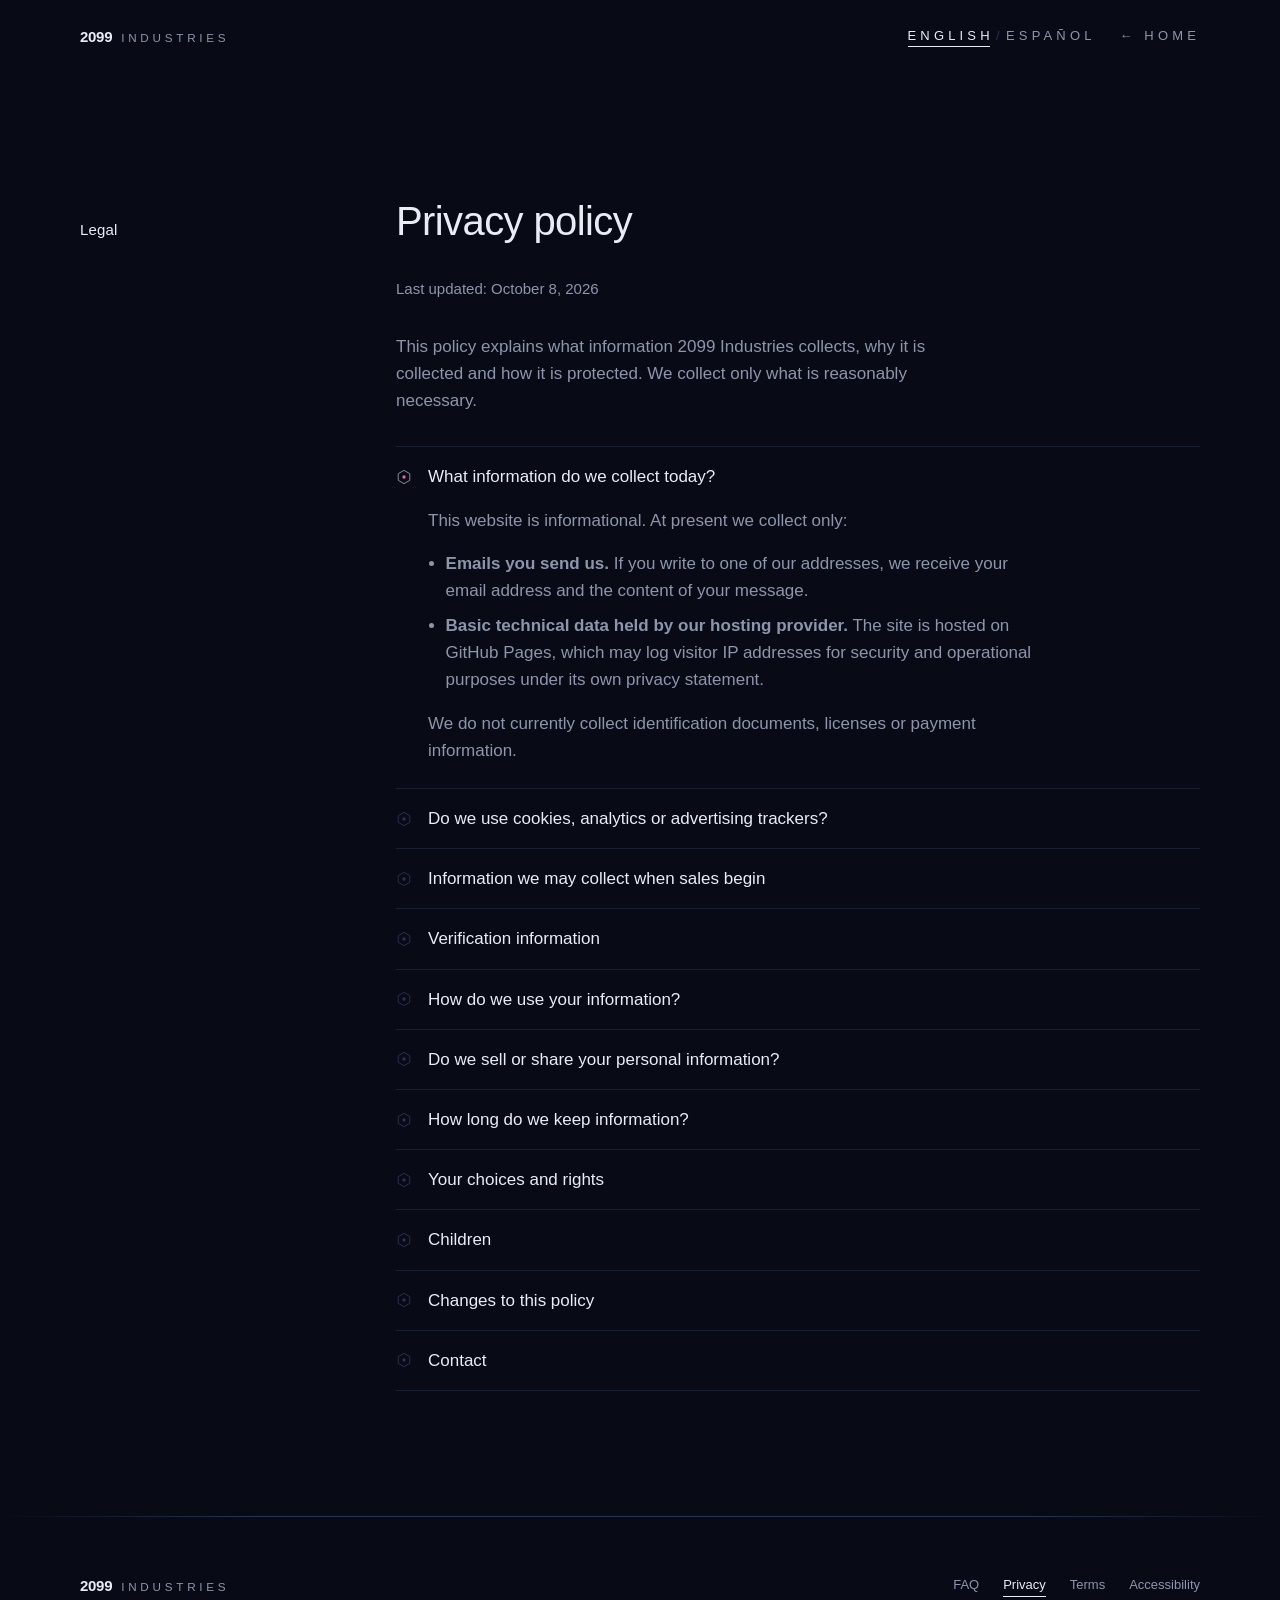
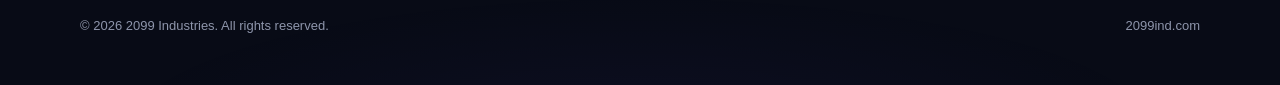
<file: privacy.html>
<!doctype html>
<html lang="en">
<head>
  <meta charset="utf-8">
  <meta name="viewport" content="width=device-width, initial-scale=1, viewport-fit=cover">

  <title data-i18n="privacy.title">Privacy policy — 2099 Industries</title>
  <meta name="description" content="How 2099 Industries collects, uses and protects personal information." data-i18n-attr="content:privacy.desc">
  <link rel="canonical" href="https://2099ind.com/privacy.html">
  <meta name="theme-color" content="#080b16">
  <meta name="color-scheme" content="dark">

  <link rel="icon" href="favicon.svg" type="image/svg+xml">
  <link rel="stylesheet" href="styles.css">
  <script src="i18n.js" defer></script>
</head>

<body>
  <a class="skip-link" href="#main" data-i18n="ui.skip">Skip to content</a>

  <!-- BUSINESS-POLICY DRAFT: pending review by qualified Puerto Rico counsel before launch. -->

  <!-- ============ Header ============ -->
  <header class="site-header">
    <div class="container site-header__inner">
      <a class="wordmark" href="index.html" aria-label="2099 Industries, home" data-i18n-attr="aria-label:ui.wordmark-home">
        <span class="wordmark__year">2099</span>
        <span class="wordmark__name">Industries</span>
      </a>
      <!-- Language switch: shown by i18n.js. Without JavaScript the site stays in English. -->
      <div class="lang-switch lang-switch--header" role="group" aria-label="Language" data-i18n-attr="aria-label:ui.language" hidden>
          <button class="lang-switch__btn" type="button" data-lang="en" lang="en" aria-label="English" aria-pressed="true"><span class="lang-switch__long">English</span><span class="lang-switch__short">EN</span></button>
          <span class="lang-switch__sep" aria-hidden="true">/</span>
          <button class="lang-switch__btn" type="button" data-lang="es" lang="es" aria-label="Español" aria-pressed="false"><span class="lang-switch__long">Español</span><span class="lang-switch__short">ES</span></button>
      </div>

      <a class="page-back" href="index.html" aria-label="Home" data-i18n-attr="aria-label:ui.home"><span aria-hidden="true">←</span> <span class="page-back__label" data-i18n="ui.home">Home</span></a>
    </div>
  </header>

  <main id="main" class="page" tabindex="-1">
    <section class="section" aria-labelledby="page-title">
      <div class="container section__grid">
        <p class="section__title" data-i18n="privacy.label">Legal</p>

        <div class="section__body">
          <h1 class="page__title" id="page-title">Privacy policy</h1>
          <p class="page__notice" data-lang-only="es" lang="es" hidden>Este documento está disponible solo en inglés. La versión en inglés es la que rige.</p>
          <p class="page__meta" data-i18n="ui.updated">Last updated: October 8, 2026</p>
          <p class="prose">This policy explains what information 2099 Industries collects, why it is collected and how it is protected. We collect only what is reasonably necessary.</p>

          <div class="faq">
            <details class="faq__item" open>
              <summary><svg class="faq__mark" viewBox="0 0 24 24" aria-hidden="true" focusable="false"><polygon points="12,2 20.66,7 20.66,17 12,22 3.34,17 3.34,7"/><circle cx="12" cy="12" r="2.5"/></svg>What information do we collect today?</summary>
              <div class="faq__answer">
                <p>This website is informational. At present we collect only:</p>
                <ul>
                  <li><strong>Emails you send us.</strong> If you write to one of our addresses, we receive your email address and the content of your message.</li>
                  <li><strong>Basic technical data held by our hosting provider.</strong> The site is hosted on GitHub Pages, which may log visitor IP addresses for security and operational purposes under its own privacy statement.</li>
                </ul>
                <p>We do not currently collect identification documents, licenses or payment information.</p>
              </div>
            </details>
            <details class="faq__item">
              <summary><svg class="faq__mark" viewBox="0 0 24 24" aria-hidden="true" focusable="false"><polygon points="12,2 20.66,7 20.66,17 12,22 3.34,17 3.34,7"/><circle cx="12" cy="12" r="2.5"/></svg>Do we use cookies, analytics or advertising trackers?</summary>
              <div class="faq__answer">
                <p>No. This website does not set cookies and does not use analytics, advertising or tracking tools. If that changes, this policy will be updated before any such tool is enabled.</p>
              </div>
            </details>
            <details class="faq__item">
              <summary><svg class="faq__mark" viewBox="0 0 24 24" aria-hidden="true" focusable="false"><polygon points="12,2 20.66,7 20.66,17 12,22 3.34,17 3.34,7"/><circle cx="12" cy="12" r="2.5"/></svg>Information we may collect when sales begin</summary>
              <div class="faq__answer">
                <p>When orders become available, we may collect the information needed to complete and support a purchase, such as name, contact details, shipping and billing addresses and order details. Payment card details are expected to be handled by a third-party payment processor rather than stored by us. This policy will be updated before sales begin.</p>
              </div>
            </details>
            <details class="faq__item">
              <summary><svg class="faq__mark" viewBox="0 0 24 24" aria-hidden="true" focusable="false"><polygon points="12,2 20.66,7 20.66,17 12,22 3.34,17 3.34,7"/><circle cx="12" cy="12" r="2.5"/></svg>Verification information</summary>
              <div class="faq__answer">
                <p>If an order requires verification, either because applicable law requires it or because the order meets our internal risk criteria, we may request information such as a government-issued ID, a license where appropriate, or business information for wholesale orders. Verification will follow these principles:</p>
                <ul>
                  <li>We request only the information reasonably necessary for the specific verification purpose.</li>
                  <li>Access is restricted to authorized personnel.</li>
                  <li>Where possible, we keep a record that verification took place rather than unnecessary copies of sensitive documents.</li>
                  <li>Verification documents are not retained indefinitely.</li>
                </ul>
              </div>
            </details>
            <details class="faq__item">
              <summary><svg class="faq__mark" viewBox="0 0 24 24" aria-hidden="true" focusable="false"><polygon points="12,2 20.66,7 20.66,17 12,22 3.34,17 3.34,7"/><circle cx="12" cy="12" r="2.5"/></svg>How do we use your information?</summary>
              <div class="faq__answer">
                <ul>
                  <li>To reply to your messages and provide customer support.</li>
                  <li>To keep the website secure and working.</li>
                  <li>When sales begin: to process and deliver orders, verify orders, prevent fraud and comply with legal obligations.</li>
                  <li>For other legitimate business purposes that are consistent with this policy.</li>
                </ul>
              </div>
            </details>
            <details class="faq__item">
              <summary><svg class="faq__mark" viewBox="0 0 24 24" aria-hidden="true" focusable="false"><polygon points="12,2 20.66,7 20.66,17 12,22 3.34,17 3.34,7"/><circle cx="12" cy="12" r="2.5"/></svg>Do we sell or share your personal information?</summary>
              <div class="faq__answer">
                <p>No. We do not sell personal information and we do not share it for targeted advertising. We share information only with service providers that help us operate (for example, email, hosting and, in the future, payment providers), or when required by law.</p>
              </div>
            </details>
            <details class="faq__item">
              <summary><svg class="faq__mark" viewBox="0 0 24 24" aria-hidden="true" focusable="false"><polygon points="12,2 20.66,7 20.66,17 12,22 3.34,17 3.34,7"/><circle cx="12" cy="12" r="2.5"/></svg>How long do we keep information?</summary>
              <div class="faq__answer">
                <p>We keep information only as long as reasonably necessary for the purpose it was collected for, or as required by law. Specific retention periods will be defined according to the company's operational and legal requirements, and this policy will be updated to reflect them.</p>
              </div>
            </details>
            <details class="faq__item">
              <summary><svg class="faq__mark" viewBox="0 0 24 24" aria-hidden="true" focusable="false"><polygon points="12,2 20.66,7 20.66,17 12,22 3.34,17 3.34,7"/><circle cx="12" cy="12" r="2.5"/></svg>Your choices and rights</summary>
              <div class="faq__answer">
                <p>You can ask us to access, correct or delete your personal information by writing to <a href="mailto:support@2099ind.com">support@2099ind.com</a>. Depending on where you live, you may have additional rights under local law; we will honor them as required.</p>
              </div>
            </details>
            <details class="faq__item">
              <summary><svg class="faq__mark" viewBox="0 0 24 24" aria-hidden="true" focusable="false"><polygon points="12,2 20.66,7 20.66,17 12,22 3.34,17 3.34,7"/><circle cx="12" cy="12" r="2.5"/></svg>Children</summary>
              <div class="faq__answer">
                <p>This website is not directed to anyone under 18, and we do not knowingly collect information from minors.</p>
              </div>
            </details>
            <details class="faq__item">
              <summary><svg class="faq__mark" viewBox="0 0 24 24" aria-hidden="true" focusable="false"><polygon points="12,2 20.66,7 20.66,17 12,22 3.34,17 3.34,7"/><circle cx="12" cy="12" r="2.5"/></svg>Changes to this policy</summary>
              <div class="faq__answer">
                <p>We will update this page when our practices change, and revise the date shown at the top.</p>
              </div>
            </details>
            <details class="faq__item">
              <summary><svg class="faq__mark" viewBox="0 0 24 24" aria-hidden="true" focusable="false"><polygon points="12,2 20.66,7 20.66,17 12,22 3.34,17 3.34,7"/><circle cx="12" cy="12" r="2.5"/></svg>Contact</summary>
              <div class="faq__answer">
                <p>Questions about this policy: <a href="mailto:support@2099ind.com">support@2099ind.com</a>.</p>
              </div>
            </details>
          </div>
        </div>
      </div>
    </section>
  </main>

  <!-- ============ Footer ============ -->
  <footer class="site-footer">
    <div class="container site-footer__inner">
      <p class="wordmark wordmark--footer">
        <span class="wordmark__year">2099</span>
        <span class="wordmark__name">Industries</span>
      </p>
      <nav aria-label="Information" data-i18n-attr="aria-label:ui.footer-nav">
        <ul class="site-footer__links" role="list">
          <li><a href="faq.html">FAQ</a></li>
          <li><a href="privacy.html" aria-current="page" data-i18n="foot.privacy">Privacy</a></li>
          <li><a href="terms.html" data-i18n="foot.terms">Terms</a></li>
          <li><a href="accessibility.html" data-i18n="foot.access">Accessibility</a></li>
        </ul>
      </nav>
      <p class="site-footer__legal" data-i18n="foot.legal">© 2026 2099 Industries. All rights reserved.</p>
      <p class="site-footer__domain">2099ind.com</p>
    </div>
  </footer>
</body>
</html>
</file>
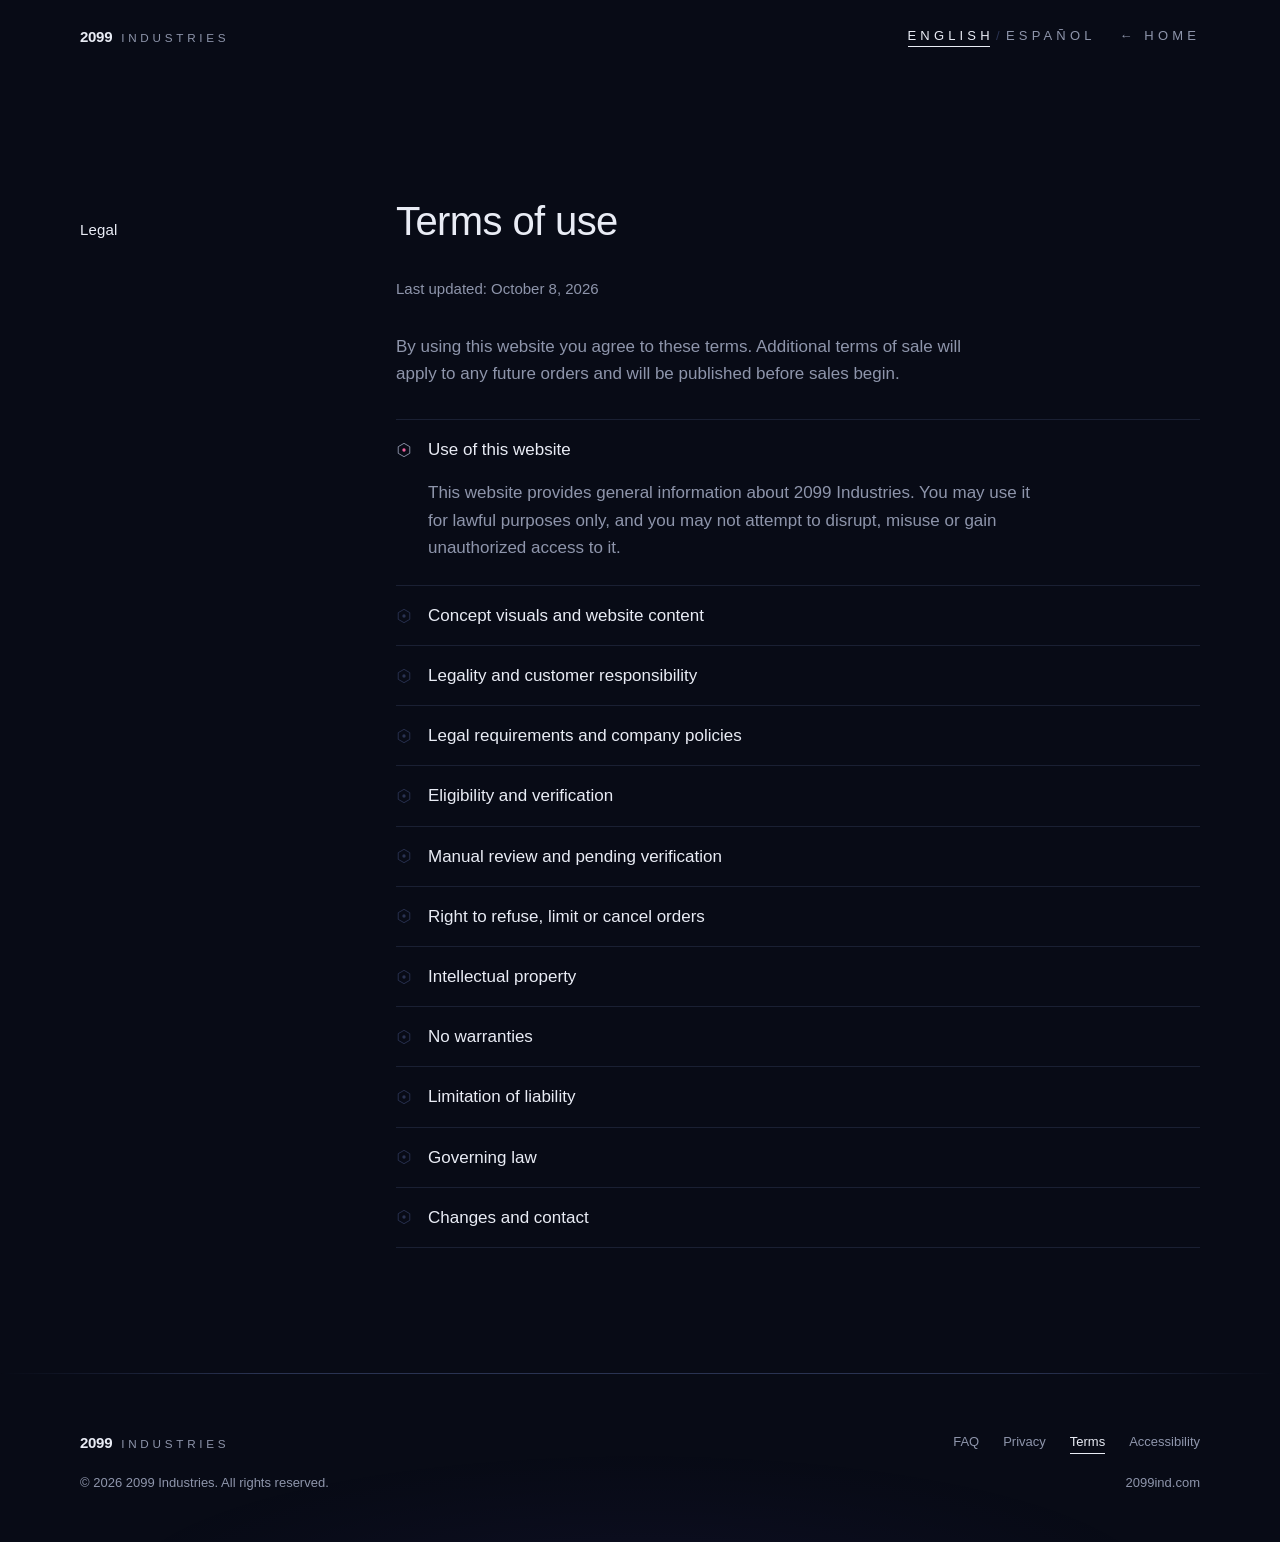
<file: terms.html>
<!doctype html>
<html lang="en">
<head>
  <meta charset="utf-8">
  <meta name="viewport" content="width=device-width, initial-scale=1, viewport-fit=cover">

  <title data-i18n="terms.title">Terms of use — 2099 Industries</title>
  <meta name="description" content="Terms that govern the use of the 2099 Industries website and future orders." data-i18n-attr="content:terms.desc">
  <link rel="canonical" href="https://2099ind.com/terms.html">
  <meta name="theme-color" content="#080b16">
  <meta name="color-scheme" content="dark">

  <link rel="icon" href="favicon.svg" type="image/svg+xml">
  <link rel="stylesheet" href="styles.css">
  <script src="i18n.js" defer></script>
</head>

<body>
  <a class="skip-link" href="#main" data-i18n="ui.skip">Skip to content</a>

  <!-- BUSINESS-POLICY DRAFT: pending review by qualified Puerto Rico counsel before launch. -->

  <!-- ============ Header ============ -->
  <header class="site-header">
    <div class="container site-header__inner">
      <a class="wordmark" href="index.html" aria-label="2099 Industries, home" data-i18n-attr="aria-label:ui.wordmark-home">
        <span class="wordmark__year">2099</span>
        <span class="wordmark__name">Industries</span>
      </a>
      <!-- Language switch: shown by i18n.js. Without JavaScript the site stays in English. -->
      <div class="lang-switch lang-switch--header" role="group" aria-label="Language" data-i18n-attr="aria-label:ui.language" hidden>
          <button class="lang-switch__btn" type="button" data-lang="en" lang="en" aria-label="English" aria-pressed="true"><span class="lang-switch__long">English</span><span class="lang-switch__short">EN</span></button>
          <span class="lang-switch__sep" aria-hidden="true">/</span>
          <button class="lang-switch__btn" type="button" data-lang="es" lang="es" aria-label="Español" aria-pressed="false"><span class="lang-switch__long">Español</span><span class="lang-switch__short">ES</span></button>
      </div>

      <a class="page-back" href="index.html" aria-label="Home" data-i18n-attr="aria-label:ui.home"><span aria-hidden="true">←</span> <span class="page-back__label" data-i18n="ui.home">Home</span></a>
    </div>
  </header>

  <main id="main" class="page" tabindex="-1">
    <section class="section" aria-labelledby="page-title">
      <div class="container section__grid">
        <p class="section__title" data-i18n="terms.label">Legal</p>

        <div class="section__body">
          <h1 class="page__title" id="page-title">Terms of use</h1>
          <p class="page__notice" data-lang-only="es" lang="es" hidden>Este documento está disponible solo en inglés. La versión en inglés es la que rige.</p>
          <p class="page__meta" data-i18n="ui.updated">Last updated: October 8, 2026</p>
          <p class="prose">By using this website you agree to these terms. Additional terms of sale will apply to any future orders and will be published before sales begin.</p>

          <div class="faq">
            <details class="faq__item" open>
              <summary><svg class="faq__mark" viewBox="0 0 24 24" aria-hidden="true" focusable="false"><polygon points="12,2 20.66,7 20.66,17 12,22 3.34,17 3.34,7"/><circle cx="12" cy="12" r="2.5"/></svg>Use of this website</summary>
              <div class="faq__answer">
                <p>This website provides general information about 2099 Industries. You may use it for lawful purposes only, and you may not attempt to disrupt, misuse or gain unauthorized access to it.</p>
              </div>
            </details>
            <details class="faq__item">
              <summary><svg class="faq__mark" viewBox="0 0 24 24" aria-hidden="true" focusable="false"><polygon points="12,2 20.66,7 20.66,17 12,22 3.34,17 3.34,7"/><circle cx="12" cy="12" r="2.5"/></svg>Concept visuals and website content</summary>
              <div class="faq__answer">
                <p>Images shown in Explorations are concept visuals. They are not offers, do not describe current products or services and do not create any obligation to sell. Information on this site may change without notice.</p>
              </div>
            </details>
            <details class="faq__item">
              <summary><svg class="faq__mark" viewBox="0 0 24 24" aria-hidden="true" focusable="false"><polygon points="12,2 20.66,7 20.66,17 12,22 3.34,17 3.34,7"/><circle cx="12" cy="12" r="2.5"/></svg>Legality and customer responsibility</summary>
              <div class="faq__answer">
                <p>Where products or services are offered, customers are responsible for making sure that the product or service requested is lawful where they live and where it will be delivered.</p>
                <p>Laws can differ between Puerto Rico, U.S. states, territories and other jurisdictions. A transaction that is lawful in Puerto Rico is not necessarily lawful everywhere. 2099 Industries will not process an order when it reasonably determines that the transaction may violate an applicable law or regulation.</p>
              </div>
            </details>
            <details class="faq__item">
              <summary><svg class="faq__mark" viewBox="0 0 24 24" aria-hidden="true" focusable="false"><polygon points="12,2 20.66,7 20.66,17 12,22 3.34,17 3.34,7"/><circle cx="12" cy="12" r="2.5"/></svg>Legal requirements and company policies</summary>
              <div class="faq__answer">
                <p>These terms distinguish between two kinds of requirements:</p>
                <ul>
                  <li><strong>Legal requirements</strong> are imposed by applicable law. When a law requires specific documentation, age or other conditions for a transaction, that requirement is mandatory and prevails over any company policy.</li>
                  <li><strong>Company policies</strong> are internal measures used for fraud prevention, risk management, order review and compliance. They are not statutory requirements, and requesting information under them does not mean that the law requires it.</li>
                </ul>
                <p>2099 Industries may also apply internal restrictions, such as limits on products, quantities or destinations, even when a transaction might otherwise be legally permissible.</p>
              </div>
            </details>
            <details class="faq__item">
              <summary><svg class="faq__mark" viewBox="0 0 24 24" aria-hidden="true" focusable="false"><polygon points="12,2 20.66,7 20.66,17 12,22 3.34,17 3.34,7"/><circle cx="12" cy="12" r="2.5"/></svg>Eligibility and verification</summary>
              <div class="faq__answer">
                <p>Customers must meet all legal requirements that apply to their transaction and jurisdiction, and must provide any documentation that applicable law requires.</p>
                <p>In addition, as a matter of company policy, 2099 Industries may request a government-issued ID, a license where appropriate, business information or other documentation when reasonably necessary for identity verification, fraud prevention, wholesale or high-volume review, high-value transactions or other legitimate compliance purposes. Such a request may be triggered, for example, by:</p>
                <ul>
                  <li>wholesale or high-volume orders, such as approximately 8 or more units in a single transaction;</li>
                  <li>orders of unusually high value;</li>
                  <li>high-value customization services;</li>
                  <li>unusual ordering or payment patterns;</li>
                  <li>signs of possible fraud or identity misuse;</li>
                  <li>billing and shipping information that does not match or cannot be confirmed;</li>
                  <li>other circumstances that reasonably require a manual review.</li>
                </ul>
                <p>The quantity threshold of approximately 8 units, and the categories “wholesale”, “high-volume” and “high-value”, are internal business criteria. They are not established by Puerto Rico law or any other law and may be adjusted over time. No license or ID is required of every customer.</p>
              </div>
            </details>
            <details class="faq__item">
              <summary><svg class="faq__mark" viewBox="0 0 24 24" aria-hidden="true" focusable="false"><polygon points="12,2 20.66,7 20.66,17 12,22 3.34,17 3.34,7"/><circle cx="12" cy="12" r="2.5"/></svg>Manual review and pending verification</summary>
              <div class="faq__answer">
                <p>2099 Industries may place an order into manual review or mark it as “Pending Verification” before it is processed. While an order is under review it may be delayed, and we may contact the customer to request additional information.</p>
              </div>
            </details>
            <details class="faq__item">
              <summary><svg class="faq__mark" viewBox="0 0 24 24" aria-hidden="true" focusable="false"><polygon points="12,2 20.66,7 20.66,17 12,22 3.34,17 3.34,7"/><circle cx="12" cy="12" r="2.5"/></svg>Right to refuse, limit or cancel orders</summary>
              <div class="faq__answer">
                <p>2099 Industries may refuse, cancel or limit an order when legality, identity, payment, shipping information, fraud risk, jurisdiction or compliance cannot be reasonably verified. These measures are intended to be applied consistently based on applicable law, transaction characteristics, and legitimate risk-management criteria. Orders cancelled for these reasons are refunded.</p>
              </div>
            </details>
            <details class="faq__item">
              <summary><svg class="faq__mark" viewBox="0 0 24 24" aria-hidden="true" focusable="false"><polygon points="12,2 20.66,7 20.66,17 12,22 3.34,17 3.34,7"/><circle cx="12" cy="12" r="2.5"/></svg>Intellectual property</summary>
              <div class="faq__answer">
                <p>The 2099 Industries name, wordmark, design, text and images on this website belong to 2099 Industries or its licensors and may not be copied or used without permission.</p>
              </div>
            </details>
            <details class="faq__item">
              <summary><svg class="faq__mark" viewBox="0 0 24 24" aria-hidden="true" focusable="false"><polygon points="12,2 20.66,7 20.66,17 12,22 3.34,17 3.34,7"/><circle cx="12" cy="12" r="2.5"/></svg>No warranties</summary>
              <div class="faq__answer">
                <p>This website is provided “as is”. We do our best to keep it accurate and available, but we do not guarantee that it will always be complete, current or uninterrupted.</p>
              </div>
            </details>
            <details class="faq__item">
              <summary><svg class="faq__mark" viewBox="0 0 24 24" aria-hidden="true" focusable="false"><polygon points="12,2 20.66,7 20.66,17 12,22 3.34,17 3.34,7"/><circle cx="12" cy="12" r="2.5"/></svg>Limitation of liability</summary>
              <div class="faq__answer">
                <p>To the extent permitted by law, 2099 Industries is not liable for indirect or consequential damages arising from the use of this website.</p>
              </div>
            </details>
            <details class="faq__item">
              <summary><svg class="faq__mark" viewBox="0 0 24 24" aria-hidden="true" focusable="false"><polygon points="12,2 20.66,7 20.66,17 12,22 3.34,17 3.34,7"/><circle cx="12" cy="12" r="2.5"/></svg>Governing law</summary>
              <div class="faq__answer">
                <p>These terms are governed by the laws of the Commonwealth of Puerto Rico and applicable United States federal law.</p>
              </div>
            </details>
            <details class="faq__item">
              <summary><svg class="faq__mark" viewBox="0 0 24 24" aria-hidden="true" focusable="false"><polygon points="12,2 20.66,7 20.66,17 12,22 3.34,17 3.34,7"/><circle cx="12" cy="12" r="2.5"/></svg>Changes and contact</summary>
              <div class="faq__answer">
                <p>We may update these terms and will revise the date shown at the top. Questions: <a href="mailto:support@2099ind.com">support@2099ind.com</a>.</p>
              </div>
            </details>
          </div>
        </div>
      </div>
    </section>
  </main>

  <!-- ============ Footer ============ -->
  <footer class="site-footer">
    <div class="container site-footer__inner">
      <p class="wordmark wordmark--footer">
        <span class="wordmark__year">2099</span>
        <span class="wordmark__name">Industries</span>
      </p>
      <nav aria-label="Information" data-i18n-attr="aria-label:ui.footer-nav">
        <ul class="site-footer__links" role="list">
          <li><a href="faq.html">FAQ</a></li>
          <li><a href="privacy.html" data-i18n="foot.privacy">Privacy</a></li>
          <li><a href="terms.html" aria-current="page" data-i18n="foot.terms">Terms</a></li>
          <li><a href="accessibility.html" data-i18n="foot.access">Accessibility</a></li>
        </ul>
      </nav>
      <p class="site-footer__legal" data-i18n="foot.legal">© 2026 2099 Industries. All rights reserved.</p>
      <p class="site-footer__domain">2099ind.com</p>
    </div>
  </footer>
</body>
</html>
</file>
<file: styles.css>
/* ==========================================================================
   2099 Industries — styles.css
   1. Tokens   2. Base   3. Layout   4. Header   5. Hero
   6. Sections 7. Areas  7b. Explorations  8. Contact  9. Footer   10. Motion
   ========================================================================== */

/* 1. Tokens ---------------------------------------------------------------
   Change the palette here; nothing below hard-codes a color.
   Contrast ratios are measured against --color-bg. */
:root {
  /* Base */
  --color-bg: #080b16;          /* night blue */
  --color-surface: #0d1222;     /* raised surface (cards, rows) */
  --color-surface-2: #111831;   /* surface on hover */
  --color-text: #e9ecf5;        /* cool white       (16.6:1) */
  --color-muted: #8e95ab;       /* blue-grey        (6.3:1)  */
  --color-line: #1a2033;        /* hairlines, decorative only */
  --color-line-strong: #2a3352;

  /* Accent: magenta, for small details only — never blocks or body text */
  --color-accent: #f0619e;      /* (6.4:1) */
  --color-accent-soft: rgb(240 97 158 / 0.35);

  /* Light: used only in the ruler sweep, card accent line and atmosphere */
  --color-violet: #7b5cff;
  --color-blue: #3d7bff;
  --color-teal: #1b8ea6;

  /* Type: system stack only, no web-font requests */
  --font-sans: "Helvetica Neue", Helvetica, -apple-system, BlinkMacSystemFont,
               "Segoe UI", Roboto, Arial, sans-serif;

  --text-xs: 0.8125rem;
  --text-sm: 0.9375rem;
  --text-base: 1.0625rem;
  --text-lg: clamp(1.25rem, 1.05rem + 0.9vw, 1.625rem);
  --text-xl: clamp(1.5rem, 1.1rem + 1.8vw, 2.5rem);
  --text-display: clamp(5.5rem, 3rem + 20vw, 20.5rem); /* Cap reached at approximately 1400px. */

  /* Space (8px rhythm) */
  --space-1: 0.5rem;
  --space-2: 1rem;
  --space-3: 1.5rem;
  --space-4: 2rem;
  --space-5: 3rem;
  --space-6: 4.5rem;
  --space-section: clamp(5rem, 3rem + 6vw, 8rem);

  /* Shape */
  --radius-card: 12px;
  --radius-pill: 999px;
  --hex: polygon(50% 0, 100% 25%, 100% 75%, 50% 100%, 0 75%, 0 25%);

  /* Layout */
  --container: 76rem;
  --gutter: clamp(1.25rem, 0.75rem + 3vw, 3rem);
  --header-h: 4.5rem;
  --tap: 2.75rem;               /* 44px minimum touch target */

  /* Motion: slow and soft */
  --ease: cubic-bezier(0.22, 1, 0.36, 1);
  --dur: 1000ms;
}

/* 2. Base ---------------------------------------------------------------- */
*,
*::before,
*::after { box-sizing: border-box; }

html {
  -webkit-text-size-adjust: 100%;
  text-size-adjust: 100%;
  scroll-behavior: smooth;
  scroll-padding-top: env(safe-area-inset-top, 0px);
  background: var(--color-bg);
}

body {
  margin: 0;
  min-height: 100vh;
  background: var(--color-bg);
  color: var(--color-text);
  font-family: var(--font-sans);
  font-size: var(--text-base);
  line-height: 1.6;
  font-feature-settings: "lnum", "tnum";
  -webkit-font-smoothing: antialiased;
  -moz-osx-font-smoothing: grayscale;
  overflow-x: clip;
  padding-bottom: env(safe-area-inset-bottom, 0px);
}

h1, h2, h3, p, ul { margin: 0; }
ul[role="list"],
ol[role="list"] { list-style: none; padding: 0; margin: 0; }

a { color: inherit; text-decoration: none; }

::selection { background: var(--color-accent); color: var(--color-bg); }

:focus-visible {
  outline: 2px solid var(--color-accent);
  outline-offset: 4px;
  border-radius: 2px;
}

main:focus,
.section:focus { outline: none; } /* programmatic focus targets, not controls */

.visually-hidden {
  position: absolute;
  width: 1px; height: 1px;
  margin: -1px; padding: 0;
  overflow: hidden;
  clip: rect(0 0 0 0);
  white-space: nowrap;
  border: 0;
}

.skip-link {
  position: absolute;
  top: calc(env(safe-area-inset-top, 0px) + var(--space-2));
  left: var(--gutter);
  z-index: 10;
  display: inline-flex;
  align-items: center;
  min-height: var(--tap);
  padding: 0 var(--space-2);
  background: var(--color-text);
  color: var(--color-bg);
  font-size: var(--text-sm);
  transform: translateY(-200%);
}
.skip-link:focus { transform: none; }

/* 3. Layout -------------------------------------------------------------- */
.container {
  width: 100%;
  max-width: var(--container);
  margin-inline: auto;
  padding-inline: max(var(--gutter), env(safe-area-inset-left, 0px))
                  max(var(--gutter), env(safe-area-inset-right, 0px));
}

/* 4. Header -------------------------------------------------------------- */
.site-header {
  position: absolute;
  inset: 0 0 auto;
  z-index: 5;
  padding-top: env(safe-area-inset-top, 0px);
}

.site-header__inner {
  display: flex;
  align-items: center;
  justify-content: space-between;
  gap: var(--space-3);
  min-height: var(--header-h);
}

/* Wordmark: placeholder for the future logo, same footprint either way. */
.wordmark {
  display: inline-flex;
  align-items: baseline;
  gap: 0.6em;
  font-size: var(--text-sm);
  line-height: 1;
  white-space: nowrap;
}
.wordmark__year { font-weight: 700; letter-spacing: -0.02em; }
.wordmark__name {
  font-size: 0.78em;
  font-weight: 500;
  letter-spacing: 0.32em;
  text-transform: uppercase;
  color: var(--color-muted);
  transition: color 300ms ease;
}
a.wordmark { padding-block: calc((var(--tap) - 1em) / 2); } /* exactly 44px tap height */
a.wordmark:hover .wordmark__name { color: var(--color-text); }

/* INDEX toggle: the single visible navigation control */
.index-toggle {
  position: relative;
  display: inline-flex;
  align-items: center;
  gap: 0.7em;
  min-height: var(--tap);
  margin-right: -0.25rem;          /* optical: aligns the label with the container edge */
  padding: 0 0.25rem;
  border: 0;
  background: none;
  color: var(--color-muted);
  font: inherit;
  font-size: var(--text-xs);
  font-weight: 500;
  letter-spacing: 0.32em;          /* same tracking as the wordmark name */
  text-transform: uppercase;
  cursor: pointer;
  transition: color 300ms ease;
}
.index-toggle__label { margin-right: -0.32em; } /* cancels trailing tracking */

/* Hairline under the label, same language as the email links */
.index-toggle::after {
  content: "";
  position: absolute;
  left: calc(1rem + 0.7em + 0.25rem);
  right: 0.25rem;
  bottom: 0.7rem;
  height: 1px;
  background: var(--color-text);
  transform: scaleX(0);
  transform-origin: left;
  transition: transform 500ms var(--ease);
}

.index-toggle__mark {
  width: 1rem;
  height: 1rem;
  flex: none;
  overflow: visible;
  transition: transform 200ms ease;
}
.index-toggle:active .index-toggle__mark { transform: scale(0.9); }
.index-toggle__mark polygon {
  fill: none;
  stroke: currentColor;
  stroke-width: 1.4;
}
.index-toggle__mark circle {
  fill: var(--color-line-strong);
  transition: fill 300ms ease;
}

@media (hover: hover) {
  .index-toggle:hover { color: var(--color-text); }
  .index-toggle:hover::after { transform: scaleX(1); }
}
.index-toggle:focus-visible::after { transform: scaleX(1); }

/* Open state: label brightens, the node inside the hexagon lights up */
.site-nav:has(.index-panel:popover-open) .index-toggle { color: var(--color-text); }
.site-nav:has(.index-panel:popover-open) .index-toggle__mark circle { fill: var(--color-accent); }

/* INDEX panel: a quiet sheet aligned under the toggle. Hidden by default; only
   browsers with the Popover API can open it (see fallback below). */
.index-panel {
  display: none;
  position: fixed;
  inset: auto;
  top: calc(env(safe-area-inset-top, 0px) + var(--header-h));
  right: calc(max(0px, (100% - var(--container)) / 2) + var(--gutter));
  width: min(23rem, calc(100% - 2 * var(--gutter)));
  max-height: calc(100% - var(--header-h) - env(safe-area-inset-top, 0px) - var(--space-3));
  margin: 0;
  padding: var(--space-1) var(--space-3);
  overflow: auto;
  background: var(--color-surface);
  color: var(--color-text);
  border: 1px solid var(--color-line-strong);
  border-radius: var(--radius-card);
}
.index-panel:popover-open { display: block; }
.index-panel::backdrop { background: transparent; }

.index-list > li + li { border-top: 1px solid var(--color-line); }

.index-item {
  position: relative;
  display: grid;
  grid-template-columns: 2.25rem 1fr auto;
  align-items: center;
  gap: var(--space-2);
  min-height: 3.25rem;
  font-size: var(--text-sm);
}

.index-item__num {
  font-size: var(--text-xs);
  color: var(--color-muted);
}

.index-item__name {
  font-weight: 500;
  letter-spacing: 0.16em;
  text-transform: uppercase;
}

.index-item__status {
  font-size: var(--text-xs);
  color: var(--color-muted);
  white-space: nowrap;             /* "En desarrollo" stays on one line */
}

/* Reserved entries (not yet live): present, but clearly inactive */
.index-item--reserved .index-item__name { color: var(--color-muted); }

/* Live entries: a hairline draws under the name on hover/focus */
a.index-item .index-item__name {
  justify-self: start;
  background: linear-gradient(var(--color-text), var(--color-text)) left 100% / 0% 1px no-repeat;
  transition: background-size 200ms var(--ease);
}
a.index-item .index-item__num { transition: color 200ms ease; }
a.index-item:focus-visible .index-item__name,
a.index-item:active .index-item__name { background-size: 100% 1px; }   /* :active = touch feedback */
a.index-item:focus-visible .index-item__num,
a.index-item:active .index-item__num { color: var(--color-text); }
@media (hover: hover) {
  a.index-item:hover .index-item__name { background-size: 100% 1px; }
  a.index-item:hover .index-item__num { color: var(--color-text); }
}
a.index-item:focus-visible { outline-offset: 2px; }

/* Section currently on screen: number brightens, a node appears in the empty status column */
a.index-item[aria-current] .index-item__num { color: var(--color-text); }
a.index-item[aria-current]::after {
  content: "";
  justify-self: end;
  width: 0.375rem;
  height: 0.375rem;
  border-radius: 50%;
  background: var(--color-accent);
}

/* Without the Popover API the toggle would do nothing, so it is not shown.
   Every section stays reachable by scrolling. */
@supports not selector(:popover-open) {
  .index-toggle { display: none; }
}

/* 5. Hero ---------------------------------------------------------------- */
.hero {
  position: relative;
  display: flex;
  min-height: 100vh;
  min-height: 100svh;
  padding-top: calc(var(--header-h) + env(safe-area-inset-top, 0px));
  padding-bottom: clamp(3rem, 6vw - 3rem, 4.5rem);
  overflow: hidden;
  isolation: isolate;
}

/* Atmosphere: petrol haze upper left, faint violet low right, both fading
   into the page. Very low opacity on purpose. */
.hero::after {
  content: "";
  position: absolute;
  inset: 0;
  z-index: -3;
  background:
    radial-gradient(ellipse 60% 55% at 12% 8%, rgb(27 142 166 / 0.13), transparent 70%),
    radial-gradient(ellipse 55% 50% at 92% 88%, rgb(123 92 255 / 0.08), transparent 70%),
    linear-gradient(to bottom, transparent 70%, var(--color-bg));
}

/* Drafting grid, fading out from the upper left. */
.hero::before {
  content: "";
  position: absolute;
  inset: 0;
  z-index: -2;
  background-image:
    linear-gradient(to right, var(--color-line) 1px, transparent 1px),
    linear-gradient(to bottom, var(--color-line) 1px, transparent 1px);
  background-size: 6rem 6rem;
  opacity: 0.7;
  -webkit-mask-image: radial-gradient(ellipse 75% 65% at 25% 30%, #000 0%, transparent 78%);
  mask-image: radial-gradient(ellipse 75% 65% at 25% 30%, #000 0%, transparent 78%);
}

/* Concentric hexagons: draw in once, then rest. They answer the pointer (§10). */
.hero__geometry {
  position: absolute;
  z-index: -1;
  top: 50%;
  /* Anchored to the container's right edge, so it stays with the content on wide screens */
  right: max(calc(max(0px, (100% - var(--container)) / 2) - 16rem), -6vw);
  width: min(48rem, 56vw);
  height: auto;
  transform: translateY(-56%);
  overflow: visible;
  opacity: 0.8;
  pointer-events: none;
}

/* Large desktop: reduce geometry to match the capped numerals. */
@media (min-width: 100rem) {
  .hero__geometry {
    width: 43rem;
  }
}

/* Trace uses each hexagon's real perimeter (6 × radius in viewBox units),
   which every browser handles consistently. */
.geo-line {
  --len: 1620;                 /* outer: 6 × 270 */
  fill: none;
  stroke: var(--color-line-strong);
  stroke-width: 0.9;
  stroke-dasharray: var(--len);
}
.geo-line--inner {
  --len: 1020;                 /* inner: 6 × 170 */
  stroke: var(--color-line);
}

.geo-nodes circle { fill: var(--color-line-strong); }
.geo-nodes .geo-node--lit { fill: var(--color-accent); }

/* Narrow phones: the lit node falls behind the numerals, so it reverts to a
   neutral node rather than moving the geometry. The 2099 takes priority. */
@media (max-width: 24rem) {
  .geo-nodes .geo-node--lit { fill: var(--color-line-strong); }
}

/* Portrait screens: hang from the header instead of centering on a tall hero */
@media (orientation: portrait) {
  .hero__geometry {
    top: 4.5rem;
    transform: none;
  }
}

@media (max-width: 48rem) {
  .hero__geometry {
    top: 4.5rem;
    right: -38vw;
    width: min(105vw, 40rem);
    transform: none;
    opacity: 0.6;
  }
}

.hero__inner {
  display: flex;
  flex-direction: column;
  justify-content: flex-end;
  gap: var(--space-5);
}

.hero__title {
  display: flex;
  flex-direction: column;
  font-weight: 700;
  line-height: 1;
  /* Very slight scroll drift, driven by script.js */
  transform: translate3d(0, var(--drift, 0px), 0);
}

.hero__year {
  font-size: var(--text-display);
  line-height: 0.82;
  letter-spacing: -0.065em;
  margin-left: -0.04em; /* optical alignment of the "2" */
  color: var(--color-text); /* fallback: solid numerals */
}

/* Barely-there tonal shift from top to bottom gives the numerals depth.
   Applied only where text clipping is supported, so the fallback above stays visible. */
@supports ((-webkit-background-clip: text) or (background-clip: text)) {
  .hero__year {
    background: linear-gradient(to bottom, var(--color-text) 55%, #b9c0d6);
    -webkit-background-clip: text;
    background-clip: text;
    -webkit-text-fill-color: transparent;
  }
}

.hero__name {
  margin-top: var(--space-3);
  font-size: clamp(0.9rem, 0.7rem + 1.2vw, 1.5rem);
  font-weight: 500;
  letter-spacing: 0.62em;
  text-transform: uppercase;
  color: var(--color-muted);
}

/* Horizon ruler: 2026 → 2099, one tick per year (73 intervals),
   taller ticks on each decade (2030 … 2090). */
.horizon {
  display: grid;
  grid-template-columns: auto 1fr auto;
  align-items: center;
  gap: var(--space-2);
  font-size: var(--text-xs);
  color: var(--color-muted);
}
.horizon__label--start { color: var(--color-text); }

.horizon__track {
  position: relative;
  height: 1rem;
}

/* Year ticks + baseline */
.horizon__rule {
  position: absolute;
  inset: 0;
  background:
    linear-gradient(var(--color-line-strong), var(--color-line-strong)) left 50% / 100% 1px no-repeat,
    repeating-linear-gradient(to right, var(--color-line-strong) 0 1px, transparent 1px calc(100% / 73)) left 50% / 100% 30% no-repeat;
  transform-origin: left center;
}

/* On narrow screens yearly ticks become noise: keep baseline + decades only */
@media (max-width: 34rem) {
  .horizon__rule {
    background: linear-gradient(var(--color-line-strong), var(--color-line-strong)) left 50% / 100% 1px no-repeat;
  }
}

/* Decade ticks: start at 2030 (4/73 along), repeat every 10 years */
.horizon__track::before {
  content: "";
  position: absolute;
  top: 0;
  bottom: 0;
  left: calc(100% * 4 / 73);
  right: 0;
  background: repeating-linear-gradient(to right, #3a4569 0 1px, transparent 1px calc(100% * 10 / 69));
  transform-origin: left center;
}

/* Light sweep along the ruler (violet → blue): a 900ms pass, repeated every 15s by script.js. */
.horizon__track::after {
  content: "";
  position: absolute;
  top: 50%;
  left: 0;
  width: 22%;
  height: 1px;
  margin-top: -0.5px;
  background: linear-gradient(to right, transparent, var(--color-violet), var(--color-blue), transparent);
  box-shadow: 0 0 6px rgb(91 108 255 / 0.25);
  opacity: 0;
  pointer-events: none;
}

.horizon__marker {
  position: absolute;
  top: 50%;
  left: 0;
  width: 0.5rem;
  height: 0.5rem;
  border-radius: 50%;
  background: var(--color-accent);
  box-shadow: 0 0 0 4px var(--color-bg), 0 0 14px 2px var(--color-accent-soft);
  transform: translate(-50%, -50%);
}

.hero__footer {
  display: flex;
  flex-wrap: wrap;
  align-items: baseline;
  justify-content: space-between;
  gap: var(--space-3) var(--space-5);
}

.hero__lead {
  max-width: 22ch;
  font-size: var(--text-xl);
  font-weight: 500;
  line-height: 1.2;
  letter-spacing: -0.015em;
}

.status {
  display: inline-flex;
  align-items: center;
  gap: 0.75em;
  font-size: var(--text-sm);
  color: var(--color-muted);
}
.status__dot {
  flex: none;
  width: 0.45rem;
  height: 0.45rem;
  border-radius: 50%;
  background: var(--color-accent);
}

/* 6. Sections ------------------------------------------------------------ */
.section {
  position: relative;
  padding-block: var(--space-section);
  border-top: 1px solid var(--color-line);
}

/* Small hexagonal node where the divider meets the label column. */
.section::before {
  content: "";
  position: absolute;
  top: -5px;
  left: calc(max(0px, (100% - var(--container)) / 2) + var(--gutter) - 4.5px);
  width: 9px;
  height: 10px;
  background: var(--color-line-strong);
  clip-path: var(--hex);
}

.section__grid {
  display: grid;
  gap: var(--space-4);
}

@media (min-width: 56rem) {
  .section__grid {
    grid-template-columns: minmax(10rem, 1fr) 3fr;
    gap: var(--space-5);
    align-items: baseline; /* label sits on the first line of its content */
  }
}

.section__title {
  font-size: var(--text-sm);
  font-weight: 500;
  color: var(--color-text);
  letter-spacing: 0.01em;
}

.section__body {
  display: grid;
  gap: var(--space-4);
  min-width: 0;
}

.statement {
  max-width: 28ch;
  font-size: var(--text-xl);
  font-weight: 500;
  line-height: 1.22;
  letter-spacing: -0.015em;
}

.prose {
  max-width: 62ch;
  color: var(--color-muted);
}

/* 7. Areas --------------------------------------------------------------- */
.areas {
  display: grid;
  grid-template-columns: 1fr;
  gap: var(--space-2);
  margin-top: var(--space-2);
}

/* 1 column → 2 → 4 */
@media (min-width: 40rem) {
  .areas { grid-template-columns: repeat(2, 1fr); }
}
@media (min-width: 64rem) {
  .areas { grid-template-columns: repeat(4, 1fr); }
}

/* Mark → space → title → text, aligned from the top so titles line up
   across a row regardless of description length. */
.area {
  position: relative;
  display: flex;
  flex-direction: column;
  justify-content: flex-start;
  min-height: 13.5rem;
  padding: var(--space-3);
  background: var(--color-surface);
  border: 1px solid var(--color-line);
  border-radius: var(--radius-card);
  overflow: hidden;
  transition: background-color 500ms var(--ease), border-color 500ms var(--ease), transform 500ms var(--ease);
}

/* Accent line that draws across the top edge on hover */
.area::before {
  content: "";
  position: absolute;
  top: 0;
  left: var(--radius-card);
  right: var(--radius-card);
  height: 1px;
  background: linear-gradient(to right, var(--color-accent), var(--color-violet) 60%, transparent);
  transform: scaleX(0);
  transform-origin: left;
  transition: transform 500ms var(--ease);
}

.area__mark {
  width: 2rem;
  height: 2rem;
  flex: none;
  overflow: visible;
  transform-origin: left center;
  transition: transform 500ms var(--ease);
}
.area__mark polygon {
  fill: none;
  stroke: var(--color-line-strong);
  stroke-width: 1;
  vector-effect: non-scaling-stroke;
  transition: stroke 500ms var(--ease);
}
.area__mark circle {
  fill: var(--color-muted);
  transition: fill 500ms var(--ease);
}

.area__title {
  margin-top: var(--space-5);
  font-size: var(--text-lg);
  font-weight: 500;
  letter-spacing: -0.01em;
  line-height: 1.25;
}

.area__text {
  margin-top: var(--space-1);
  font-size: var(--text-sm);
  color: var(--color-muted);
}

@media (hover: hover) {
  .area:hover {
    background: var(--color-surface-2);
    border-color: var(--color-line-strong);
    transform: translateY(-2px);
  }
  .area:hover .area__mark { transform: scale(1.08); }
  .area:hover::before { transform: scaleX(1); }
  .area:hover .area__mark polygon { stroke: #4a5680; }
  .area:hover .area__mark circle { fill: var(--color-accent); }
}

@media (max-width: 39.99rem) {
  .area { min-height: 0; }
  .area__title { margin-top: var(--space-3); }
}

/* 7b. Explorations -------------------------------------------------------
   Concept visuals in the same frame as the area cards. The photos keep their
   own dark backgrounds; a soft fade at the foot of each image merges it into
   the caption, so they read as part of the page rather than pasted rectangles. */
.explorations {
  display: grid;
  grid-template-columns: repeat(2, 1fr);
  gap: var(--space-2);
}
@media (min-width: 64rem) {
  .explorations { grid-template-columns: repeat(3, 1fr); }
}

/* The caption fade colour is a registered property so it can animate,
   matching the surface change of the area cards on hover. */
@property --fade {
  syntax: "<color>";
  inherits: true;
  initial-value: #080b16;
}

.exploration {
  --fade: var(--color-bg);
  position: relative;
  overflow: hidden;
  background: var(--fade);
  border: 1px solid var(--color-line);
  border-radius: var(--radius-card);
  transition: border-color 500ms var(--ease), transform 500ms var(--ease), --fade 500ms var(--ease);
}

/* Same accent line as the area cards, drawn above the photo */
.exploration::before {
  content: "";
  position: absolute;
  top: 0;
  left: var(--radius-card);
  right: var(--radius-card);
  z-index: 2;
  height: 1px;
  background: linear-gradient(to right, var(--color-accent), var(--color-violet) 60%, transparent);
  transform: scaleX(0);
  transform-origin: left;
  transition: transform 500ms var(--ease);
}

.exploration figure {
  position: relative;
  margin: 0;
}

/* Fade from the photo into the caption strip */
.exploration figure::after {
  content: "";
  position: absolute;
  left: 0;
  right: 0;
  bottom: 0;
  height: 45%;
  background: linear-gradient(to bottom, transparent, var(--fade) 92%);
  pointer-events: none;
}

.exploration img {
  display: block;
  width: 100%;
  height: auto;
  aspect-ratio: 4 / 3;
  object-fit: cover;
  transition: transform 500ms var(--ease);
}

.exploration figcaption {
  position: absolute;
  left: var(--space-3);
  right: var(--space-3);
  bottom: var(--space-2);
  z-index: 1;
  font-size: var(--text-sm);
  font-weight: 500;
  color: var(--color-text);
}

@media (hover: hover) {
  .exploration:hover {
    --fade: var(--color-surface-2);
    border-color: var(--color-line-strong);
    transform: translateY(-2px);
  }
  .exploration:hover::before { transform: scaleX(1); }
  .exploration:hover img { transform: scale(1.03); }
}

/* Phones: a horizontal strip that swipes, instead of a long column of images */
@media (max-width: 39.99rem) {
  ul.explorations { /* ul. beats the ul[role="list"] reset's margin/padding */
    grid-template-columns: none;
    grid-auto-flow: column;
    grid-auto-columns: 78%;
    overflow-x: auto;
    overscroll-behavior-x: contain;
    scroll-snap-type: x mandatory;
    /* Strip runs to the screen edges; the first image still aligns with the text */
    margin-inline: calc(-1 * var(--gutter));
    padding-inline: var(--gutter);
    scroll-padding-inline: var(--gutter);
    padding-bottom: var(--space-2);
    scrollbar-width: thin;
    scrollbar-color: var(--color-line-strong) transparent;
  }
  .exploration { scroll-snap-align: start; }
}

/* 8. Contact ------------------------------------------------------------- */
.contacts {
  display: grid;
  gap: var(--space-2);
}

.contact {
  display: flex;
  flex-wrap: wrap;
  align-items: center;
  justify-content: space-between;
  gap: var(--space-2) var(--space-4);
  padding: var(--space-3);
  background: var(--color-surface);
  border: 1px solid var(--color-line);
  border-radius: var(--radius-card);
  transition: border-color 500ms var(--ease);
}
.contact:hover,
.contact:focus-within { border-color: var(--color-line-strong); }

.contact__label {
  font-size: var(--text-base);
  font-weight: 500;
}

.contact__text {
  font-size: var(--text-sm);
  color: var(--color-muted);
}

/* The description wraps inside its column before the email drops to a new line */
.contact__meta { flex: 1 1 14rem; min-width: 0; }

.contact__actions {
  display: flex;
  align-items: center;
  gap: var(--space-2);
  min-width: 0;
}

.contact__email {
  display: inline-flex;
  align-items: center;
  min-height: var(--tap);
  font-size: var(--text-lg);
  letter-spacing: -0.01em;
  overflow-wrap: anywhere;
  /* Underline that grows from the left on hover/focus */
  background: linear-gradient(to right, var(--color-accent), var(--color-violet)) left 85% / 0% 1px no-repeat;
  transition: background-size 500ms var(--ease);
}
.contact__email:hover,
.contact__email:focus-visible { background-size: 100% 1px; }

.copy-btn {
  flex: none;
  min-width: 4.75rem;
  min-height: var(--tap);
  padding: 0 var(--space-2);
  border: 1px solid var(--color-line-strong);
  border-radius: var(--radius-pill);
  background: transparent;
  color: var(--color-muted);
  font: inherit;
  font-size: var(--text-xs);
  cursor: pointer;
  transition: border-color 300ms ease, color 300ms ease, box-shadow 300ms ease, transform 200ms ease;
}
.copy-btn:hover {
  border-color: var(--color-accent-soft);
  color: var(--color-text);
  box-shadow: 0 0 0 3px rgb(240 97 158 / 0.08);
}
.copy-btn:active { transform: scale(0.97); }
.copy-btn.is-copied {
  border-color: var(--color-accent);
  color: var(--color-text);
  animation: confirm 500ms ease;
}

@media (max-width: 34rem) {
  .contact { padding: var(--space-2) var(--space-3); }
  .contact__actions { width: 100%; justify-content: space-between; }
  .contact__email { overflow-wrap: break-word; } /* never split an address mid-word */
}

/* Below 400px the longer address no longer fits beside Copy: stack both rows the same way */
@media (max-width: 25rem) {
  .contact__actions { flex-direction: column; align-items: flex-start; gap: var(--space-1); }
}

/* Back to top: a zero-height sticky rail at the end of <main>. It rides the
   bottom of the viewport and stops above the footer on its own. */
.to-top-rail {
  position: sticky;
  bottom: 0;
  height: 0;
  z-index: 4;
}

.to-top {
  position: absolute;
  right: calc(max(0px, (100% - var(--container)) / 2) + var(--gutter));
  bottom: calc(var(--space-3) + env(safe-area-inset-bottom, 0px));
  display: inline-flex;
  align-items: center;
  gap: 0.6em;
  min-height: var(--tap);
  padding: 0 1.1rem 0 1rem;
  border: 1px solid var(--color-line-strong);
  border-radius: var(--radius-pill);
  background: var(--color-bg);
  color: var(--color-muted);
  font-size: var(--text-xs);
  font-weight: 500;
  letter-spacing: 0.32em;            /* same tracking as INDEX */
  text-transform: uppercase;
  opacity: 0;
  visibility: hidden;
  transform: translateY(0.5rem);
  transition: opacity 500ms var(--ease), transform 500ms var(--ease), visibility 0s linear 500ms,
              color 300ms ease, border-color 300ms ease;
}
.to-top.is-shown {
  opacity: 1;
  visibility: visible;
  transform: none;
  transition: opacity 500ms var(--ease), transform 500ms var(--ease), visibility 0s,
              color 300ms ease, border-color 300ms ease;
}
.to-top:focus-visible { color: var(--color-text); }
.to-top:active { transform: scale(0.97); }

@media (hover: hover) {
  .to-top:hover { color: var(--color-text); border-color: var(--color-accent-soft); }
}

/* 9. Footer -------------------------------------------------------------- */
.site-footer {
  position: relative;
  padding-block: var(--space-5);
  font-size: var(--text-xs);
  color: var(--color-muted);
  /* Faint violet light rising from the bottom edge */
  background: radial-gradient(ellipse 60% 120% at 50% 130%, rgb(123 92 255 / 0.05), transparent 70%);
}

/* Divider that fades out at both ends */
.site-footer::before {
  content: "";
  position: absolute;
  top: 0;
  left: 0;
  right: 0;
  height: 1px;
  background: linear-gradient(to right, transparent, var(--color-line-strong) 20%, var(--color-line-strong) 80%, transparent);
}

.site-footer__inner {
  display: flex;
  flex-wrap: wrap;
  align-items: baseline;
  justify-content: space-between;
  gap: var(--space-2) var(--space-4);
}

.wordmark--footer { color: var(--color-text); }

/* 10. Motion ------------------------------------------------------------- */

/* Hero load sequence: the one orchestrated moment on the page. */
@keyframes rise {
  from { opacity: 0; transform: translateY(0.75rem); }
  to   { opacity: 1; transform: none; }
}
@keyframes draw {
  from { transform: scaleX(0); }
  to   { transform: scaleX(1); }
}
@keyframes appear {
  from { opacity: 0; }
  to   { opacity: 1; }
}
@keyframes trace {
  from { stroke-dashoffset: var(--len); }
  to   { stroke-dashoffset: 0; }
}
/* One pass along the ruler: the 22%-wide light travels to the end of the track
   (78% of the track = 354.55% of its own width). Transform only, no layout. */
@keyframes sweep {
  0%   { transform: translateX(0);       opacity: 0; }
  18%  { opacity: 1; }
  80%  { opacity: 1; }
  100% { transform: translateX(354.55%); opacity: 0; }
}
@keyframes geo-ripple {
  0%   { transform: scale(1);    opacity: 0; }
  12%  { opacity: 0.55; }
  100% { transform: scale(1.06); opacity: 0; }
}
@keyframes settle {
  from { box-shadow: 0 0 0 4px var(--color-bg), 0 0 26px 8px var(--color-accent-soft); }
  to   { box-shadow: 0 0 0 4px var(--color-bg), 0 0 14px 2px var(--color-accent-soft); }
}
@keyframes index-in {
  from { opacity: 0; transform: translateY(-0.375rem); }
  to   { opacity: 1; transform: none; }
}
@keyframes confirm {
  from { opacity: 0.4; }
  to   { opacity: 1; }
}
@keyframes breathe {
  0%, 100% { opacity: 1; }
  50%      { opacity: 0.5; }
}

.intro {
  animation: rise var(--dur) var(--ease) both;
  animation-delay: var(--delay, 0ms);
}

/* Geometry traces itself in, slowly, behind the title */
.geo-line {
  animation: trace 2800ms var(--ease) both;
  animation-delay: 200ms;
}
.geo-line--inner { animation-delay: 600ms; }
.geo-nodes {
  animation: appear 1200ms ease both;
  animation-delay: 1800ms;
}

/* Ruler: baseline draws, decade ticks follow, one sweep, marker settles.
   The first sweep is CSS (runs even without JS). script.js replays it every 15s
   by setting --sweep-delay to 0 and restarting it through .is-resetting. */
.horizon__rule {
  animation: draw 1600ms var(--ease) both;
  animation-delay: 450ms;
}
.horizon__track::before {
  animation: draw 1600ms var(--ease) both;
  animation-delay: 650ms;
}
.horizon__track::after {
  animation: sweep 900ms cubic-bezier(0.45, 0, 0.25, 1) var(--sweep-delay, 1700ms) both;
}
.horizon__track.is-resetting::after { animation: none; }
.horizon__marker {
  animation:
    appear 800ms ease 1500ms both,
    settle 2200ms ease 1500ms both;
}

/* Hexagon pointer response (classes set by script.js after the opening trace).
   Mouse/pen over the hexagons: lines take a blue tint and grow 1.5% around their
   own centre (the SVG itself never moves). Entry or tap: one outline ripple. */
.geo-line,
.geo-nodes {
  transform-box: fill-box;
  transform-origin: center;
  transition: stroke 400ms ease, scale 400ms var(--ease);
}
.hero__geometry.is-engaged :is(.geo-line, .geo-nodes) { scale: 1.015; }
.hero__geometry.is-engaged .geo-line { stroke: #34519c; }
.hero__geometry.is-engaged .geo-line--inner { stroke: #253c72; }

.geo-ripple {
  fill: none;
  stroke: var(--color-blue);
  stroke-width: 1;
  opacity: 0;
  transform-box: fill-box;
  transform-origin: center;
}
.hero__geometry.is-rippling .geo-ripple {
  animation: geo-ripple 1100ms cubic-bezier(0.2, 0.6, 0.2, 1) both;
}

/* INDEX opens with a short, quiet settle; closing is instant */
.index-panel:popover-open {
  animation: index-in 500ms var(--ease) both;
}

/* The only continuous motion: a slow, gentle breath on the status dot */
.status__dot {
  animation: breathe 5s ease-in-out 3s infinite;
}

/* Section reveal (class toggled by script.js; content stays visible without JS).
   Label first, then body, then each card. Animations rather than transitions, so
   hover transitions never inherit the stagger delays. Content is hidden only while
   JS is running and the section has not been reached yet. */
.js [data-reveal]:not(.is-visible) > *,
.js [data-reveal]:not(.is-visible) :is(.area, .exploration) { opacity: 0; }

.js [data-reveal].is-visible > *,
.js [data-reveal].is-visible :is(.area, .exploration) {
  animation: rise var(--dur) var(--ease) backwards;
}
.js [data-reveal].is-visible > :nth-child(2) { animation-delay: 120ms; }
.js [data-reveal].is-visible :is(.area, .exploration):nth-child(1) { animation-delay: 240ms; }
.js [data-reveal].is-visible :is(.area, .exploration):nth-child(2) { animation-delay: 320ms; }
.js [data-reveal].is-visible :is(.area, .exploration):nth-child(3) { animation-delay: 400ms; }
.js [data-reveal].is-visible :is(.area, .exploration):nth-child(4) { animation-delay: 480ms; }
.js [data-reveal].is-visible .exploration:nth-child(5) { animation-delay: 560ms; }
.js [data-reveal].is-visible .exploration:nth-child(6) { animation-delay: 640ms; }

@media (prefers-reduced-motion: reduce) {
  html { scroll-behavior: auto; }

  /* No trace, sweep, breathing or entrance: everything renders in its final state. */
  *,
  *::before,
  *::after {
    animation: none !important;
    transition-duration: 1ms !important;
  }

  .js [data-reveal]:not(.is-visible) > *,
  .js [data-reveal]:not(.is-visible) :is(.area, .exploration) { opacity: 1; }
  .hero__title { transform: none; }
  .geo-line { stroke-dashoffset: 0; }
  .horizon__track::after,
  .geo-ripple { display: none; }
}

/* 11. Footer links + secondary pages --------------------------------------
   Added for FAQ / Privacy / Terms / Accessibility. Only new rules: nothing
   above this line was changed. */

/* Footer: two rows on wide screens — brand + links, then legal + domain */
.site-footer__links {
  display: flex;
  flex-wrap: wrap;
  gap: 0 var(--space-3);
}
.site-footer__links a {
  display: inline-flex;
  align-items: center;
  min-height: var(--tap);
  color: var(--color-muted);
  background: linear-gradient(var(--color-text), var(--color-text)) left 75% / 0% 1px no-repeat;
  transition: color 300ms ease, background-size 500ms var(--ease);
}
.site-footer__links a:focus-visible,
.site-footer__links a[aria-current="page"] { color: var(--color-text); background-size: 100% 1px; }
@media (hover: hover) {
  .site-footer__links a:hover { color: var(--color-text); background-size: 100% 1px; }
}

@media (min-width: 40rem) {
  .site-footer__inner:has(.site-footer__links) {
    display: grid;
    grid-template-columns: 1fr auto;
    align-items: center;
    gap: var(--space-1) var(--space-4);
  }
  .site-footer__inner:has(.site-footer__links) .site-footer__domain { justify-self: end; }
}
@media (max-width: 39.99rem) {
  .site-footer__inner:has(.site-footer__links) { flex-direction: column; align-items: flex-start; }
  .site-footer__links { margin-left: -0.25rem; }
}

/* Secondary pages: same header and footer, content starts below the header */
.page {
  padding-top: calc(var(--header-h) + env(safe-area-inset-top, 0px));
}
.page .section:first-child { border-top: 0; }
.page .section:first-child::before { display: none; }

.page-back {
  display: inline-flex;
  align-items: center;
  gap: 0.6em;
  min-height: var(--tap);
  color: var(--color-muted);
  font-size: var(--text-xs);
  font-weight: 500;
  letter-spacing: 0.32em;            /* same tracking as INDEX */
  text-transform: uppercase;
  transition: color 300ms ease;
}
.page-back:focus-visible { color: var(--color-text); }
@media (hover: hover) { .page-back:hover { color: var(--color-text); } }

.page__title {
  font-size: var(--text-xl);
  font-weight: 500;
  line-height: 1.2;
  letter-spacing: -0.015em;
}
.page__meta {
  font-size: var(--text-sm);
  color: var(--color-muted);
}

/* FAQ-style accordion (native <details>, no JavaScript) */
.faq { border-top: 1px solid var(--color-line); }

.faq__item { border-bottom: 1px solid var(--color-line); }

.faq__item > summary {
  position: relative;
  display: flex;
  align-items: center;
  gap: var(--space-2);
  min-height: 3.5rem;
  padding: var(--space-2) 0;
  font-size: var(--text-base);
  font-weight: 500;
  cursor: pointer;
  list-style: none;
}
.faq__item > summary::-webkit-details-marker { display: none; }

/* Hexagon marker: its node lights up when the answer is open, as in INDEX */
.faq__mark {
  flex: none;
  width: 1rem;
  height: 1rem;
  overflow: visible;
}
.faq__mark polygon {
  fill: none;
  stroke: var(--color-line-strong);
  stroke-width: 1.4;
  transition: stroke 300ms ease;
}
.faq__mark circle {
  fill: var(--color-line-strong);
  transition: fill 300ms ease;
}
.faq__item[open] .faq__mark circle { fill: var(--color-accent); }
.faq__item[open] .faq__mark polygon,
.faq__item > summary:focus-visible .faq__mark polygon { stroke: var(--color-muted); }
@media (hover: hover) {
  .faq__item > summary:hover .faq__mark polygon { stroke: var(--color-muted); }
}
.faq__item > summary:focus-visible { outline-offset: 2px; }

.faq__answer {
  display: grid;
  gap: var(--space-2);
  max-width: 68ch;
  padding: 0 0 var(--space-3) calc(1rem + var(--space-2));
  color: var(--color-muted);
}
.faq__answer ul { margin: 0; padding-left: 1.1rem; display: grid; gap: var(--space-1); }
.faq__answer a {
  color: var(--color-text);
  background: linear-gradient(to right, var(--color-accent), var(--color-violet)) left 100% / 100% 1px no-repeat;
}
.faq__item[open] .faq__answer { animation: rise 500ms var(--ease) both; }

/* 12. Language switch (English / Español) ---------------------------------
   Shown by i18n.js. Same type system as INDEX: small caps, wide tracking.
   ≥ 48rem "English / Español" · 27–48rem "EN / ES" · < 27rem one button with
   the other language · < 22.5rem (home only) it moves into the INDEX panel. */
.lang-switch {
  display: flex;
  align-items: center;
  margin-left: auto;               /* sits right, next to INDEX or Home */
  color: var(--color-muted);
  font-size: var(--text-xs);
  font-weight: 500;
  letter-spacing: 0.32em;
  text-transform: uppercase;
}
.lang-switch[hidden] { display: none; }

.lang-switch__btn {
  position: relative;
  display: inline-flex;
  align-items: center;
  justify-content: center;
  min-width: var(--tap);
  min-height: var(--tap);
  padding: 0 0.25rem;
  border: 0;
  background: none;
  color: inherit;
  font: inherit;
  letter-spacing: inherit;
  text-transform: inherit;
  cursor: pointer;
  transition: color 300ms ease;
}
.lang-switch__btn > span { margin-right: -0.32em; } /* cancels trailing tracking */

/* Hairline under the active language, same as the INDEX hover line */
.lang-switch__btn::after {
  content: "";
  position: absolute;
  left: 0.25rem;
  right: 0.25rem;
  bottom: 0.7rem;
  height: 1px;
  background: var(--color-text);
  transform: scaleX(0);
  transform-origin: left;
  transition: transform 500ms var(--ease);
}
.lang-switch__btn[aria-pressed="true"] { color: var(--color-text); cursor: default; }
.lang-switch__btn[aria-pressed="true"]::after { transform: scaleX(1); }
.lang-switch__btn:focus-visible { color: var(--color-text); }
@media (hover: hover) {
  .lang-switch__btn:hover { color: var(--color-text); }
}

.lang-switch__sep { padding: 0 0.15rem; letter-spacing: 0; color: var(--color-line-strong); }

.lang-switch__short { display: none; }
@media (max-width: 47.99rem) {
  .lang-switch__long { display: none; }
  .lang-switch__short { display: inline; }
}

/* Small phones: one button that offers the other language */
@media (max-width: 26.99rem) {
  .site-header__inner { gap: var(--space-2); }
  .lang-switch--header .lang-switch__btn[aria-pressed="true"],
  .lang-switch--header .lang-switch__sep { display: none; }
}

/* Narrowest phones, home page: the header keeps only the wordmark and INDEX,
   and the switch appears as the last row of the INDEX panel. */
.lang-switch--panel {
  margin-left: 0;
  padding-top: var(--space-1);
  border-top: 1px solid var(--color-line);
}
@media (min-width: 22.5rem) {
  .lang-switch--panel { display: none; }
}
@media (max-width: 22.49rem) {
  .lang-switch--with-index { display: none; }
  .lang-switch--panel .lang-switch__long { display: inline; }
  .lang-switch--panel .lang-switch__short { display: none; }
  .page-back__label { display: none; }  /* secondary pages: "←" alone, named "Home" */
}

/* Secondary pages: legal text stays in English; this note explains it in Spanish */
.page__notice {
  padding: var(--space-2) var(--space-3);
  border: 1px solid var(--color-line-strong);
  border-radius: var(--radius-card);
  font-size: var(--text-sm);
  color: var(--color-text);
}
</file>
